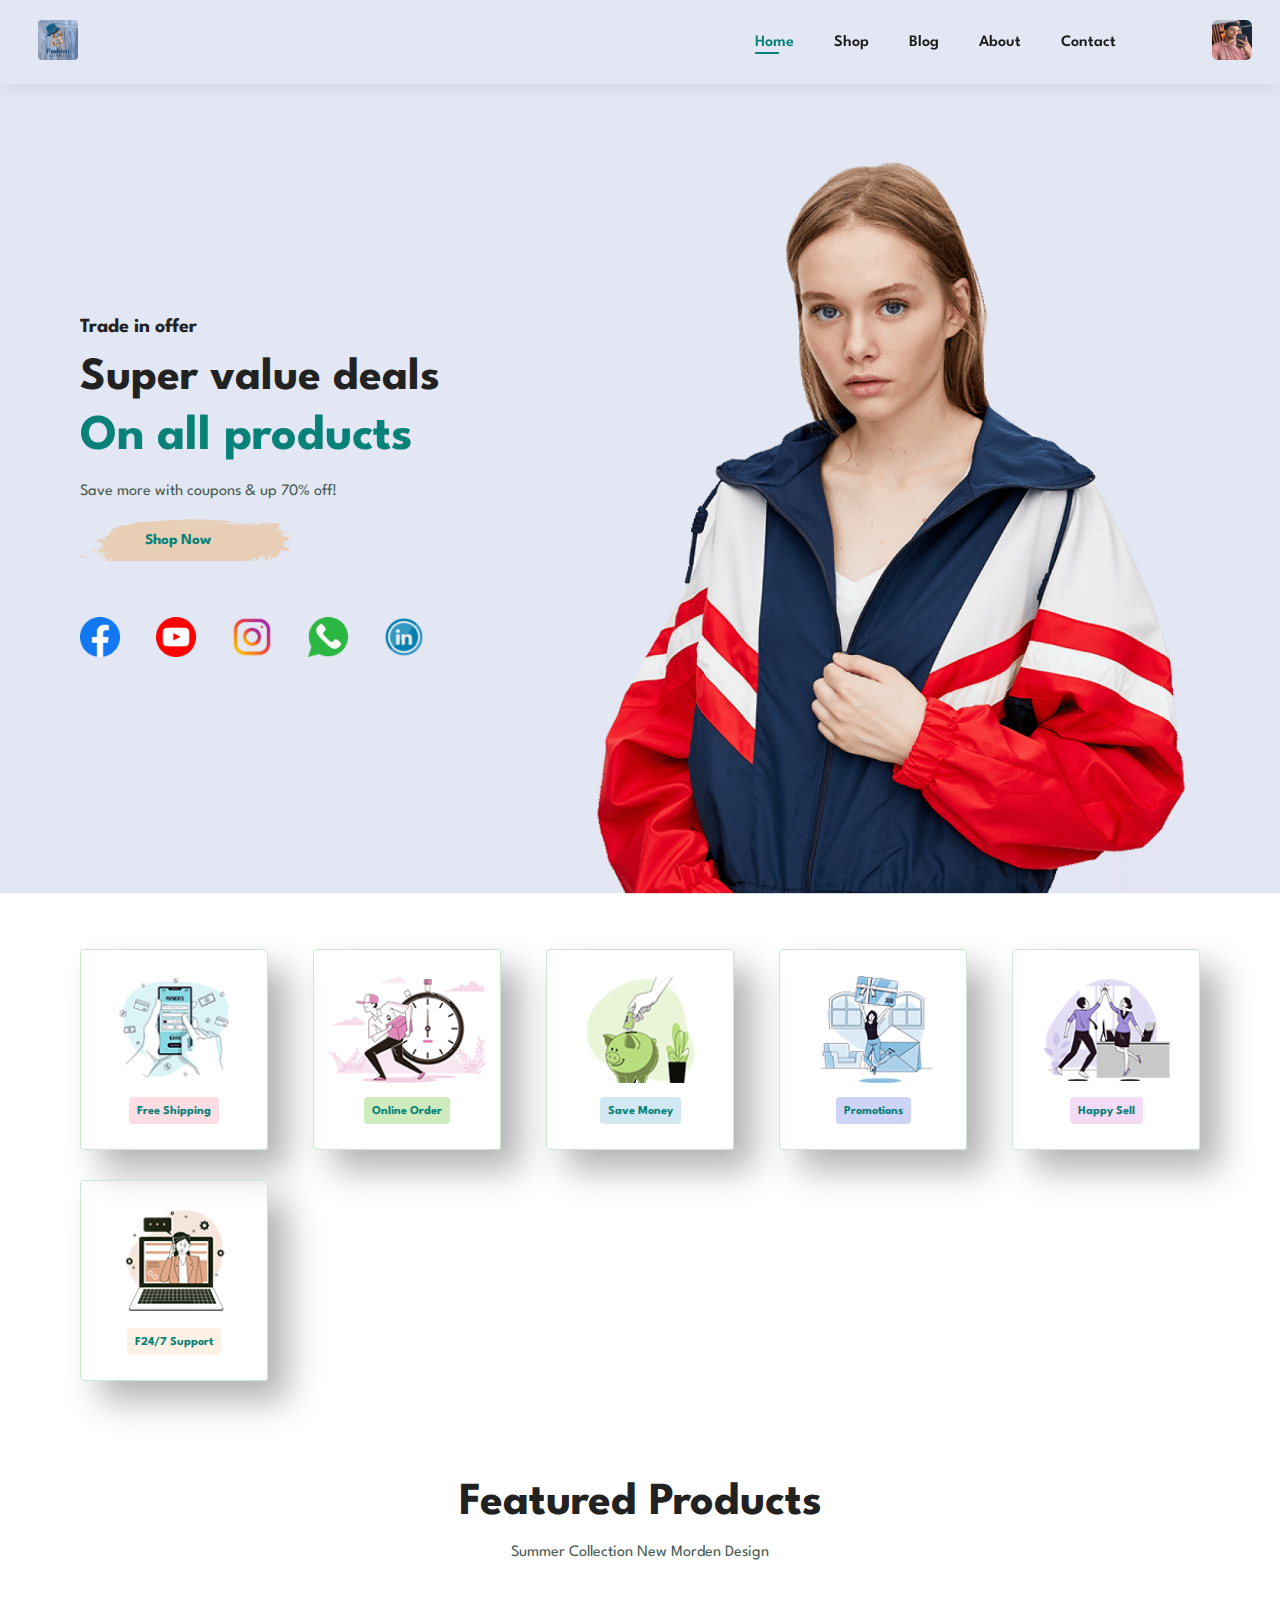
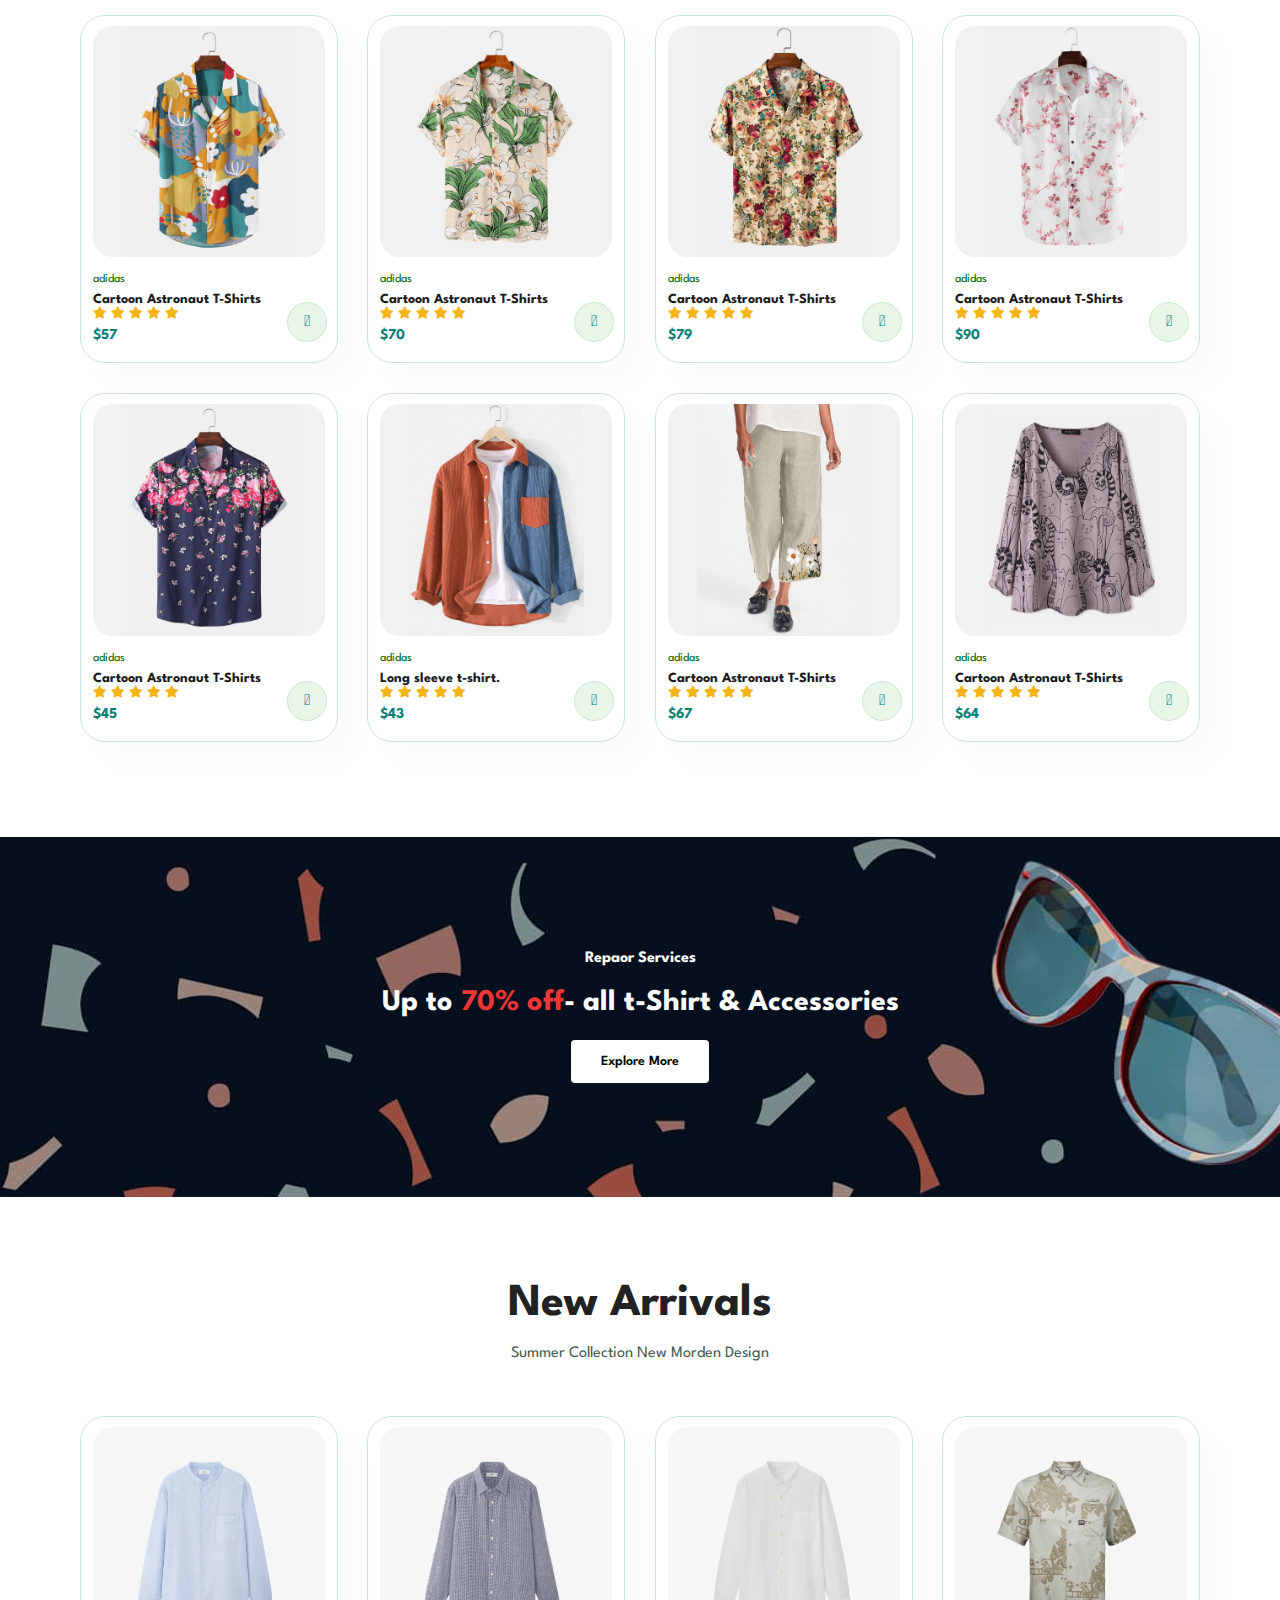
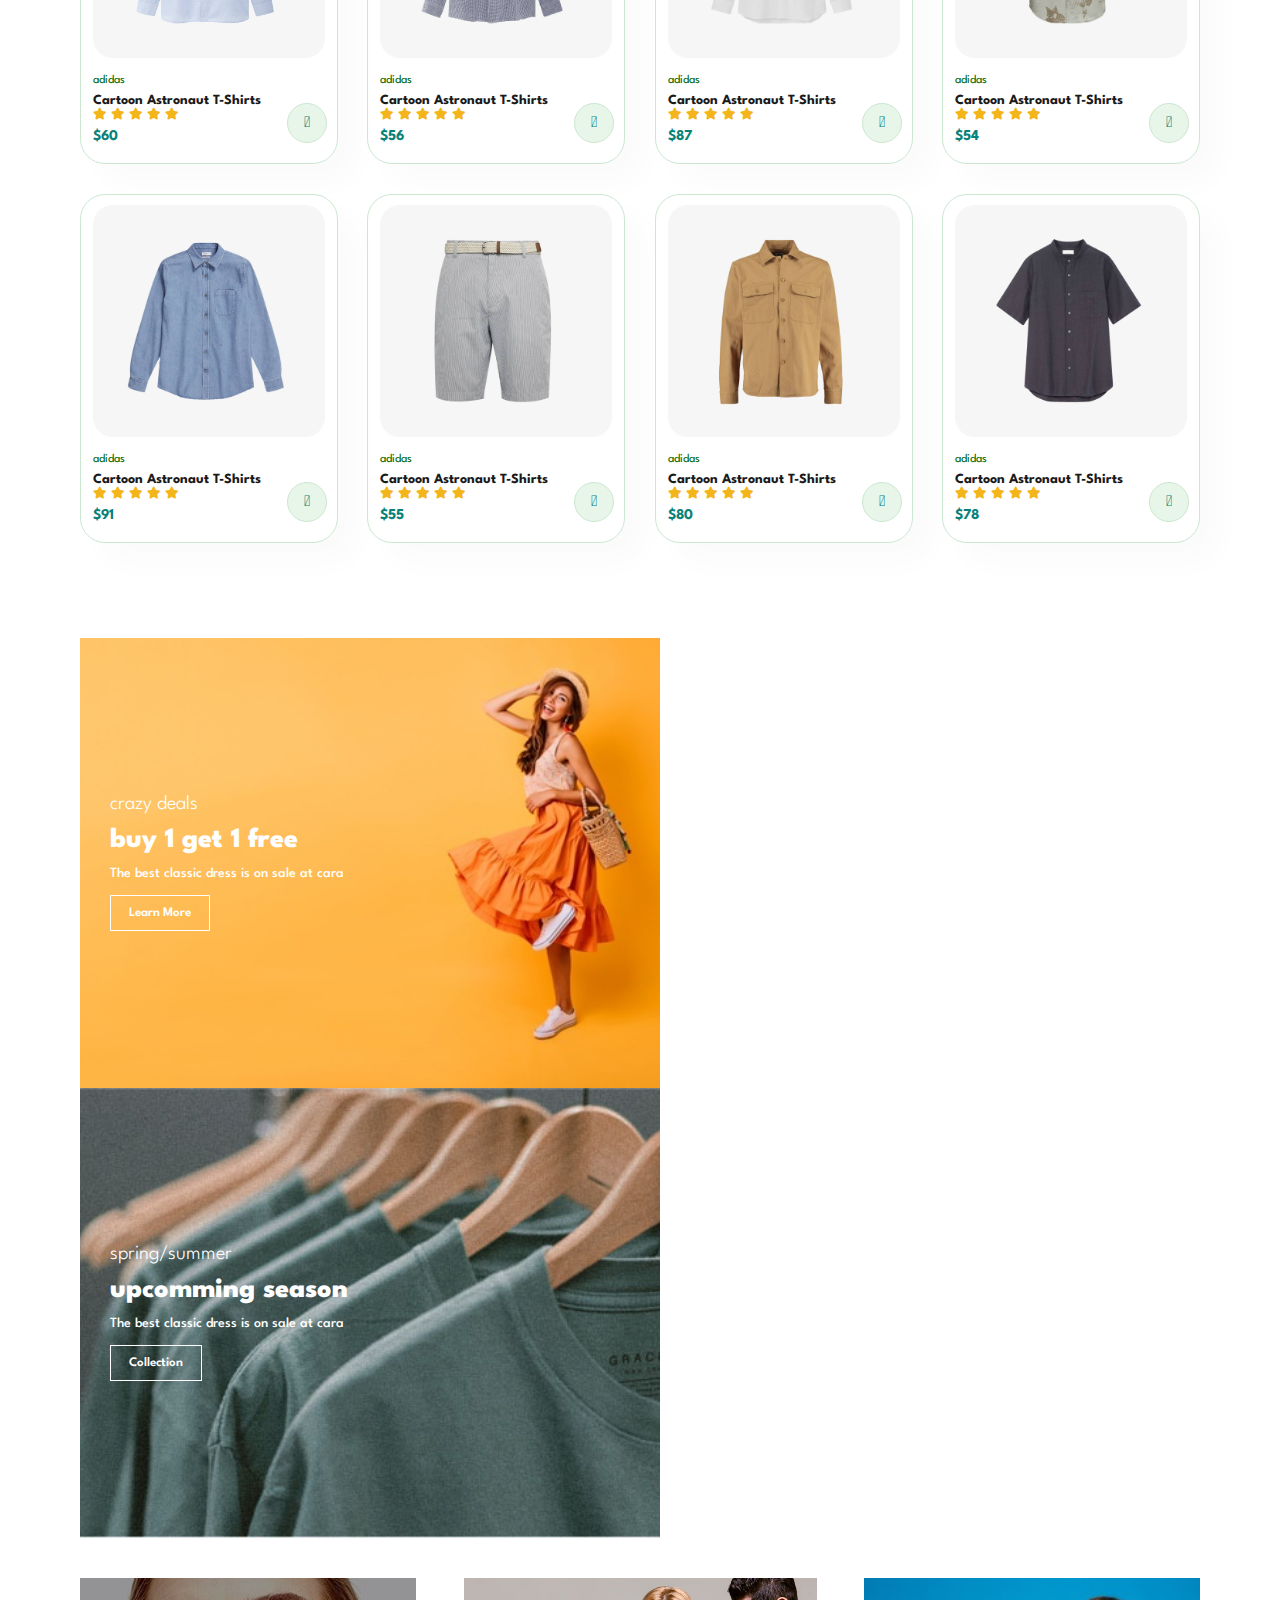
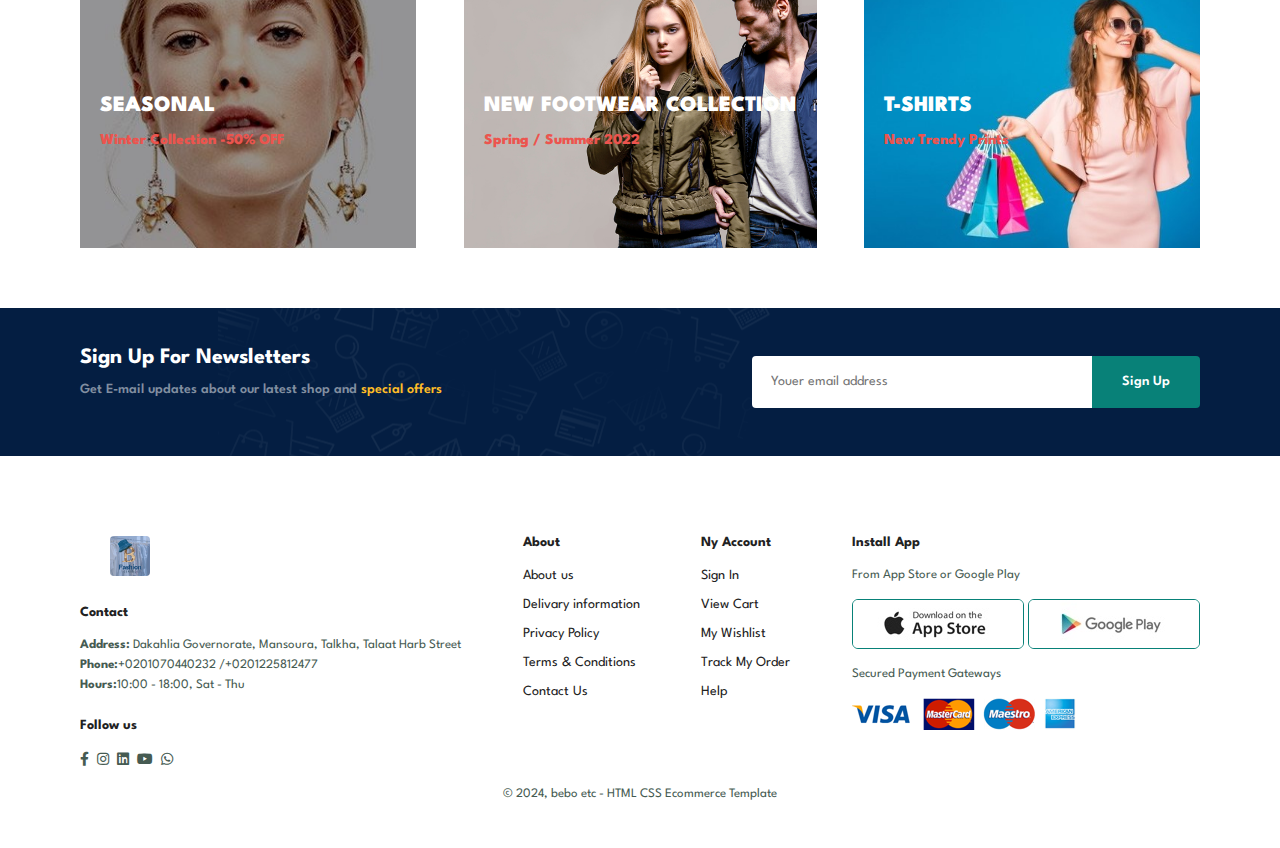
<file: index.html>
<!DOCTYPE html>
<html lang="en">

    <head>
        <meta charset="UTF-8">
        <meta http-equiv="X-UA-Compatible" content="IE=edge">
        <meta name="viewport" content="width=device-width, initial-scale=1.0">
        <title>Bebo online store</title>
        <meta name="description" content="It is an electronic platform that facilitates the ability for customers to communicate to buy and sell all different products and goods. There are many electronic stores that have been able to achieve significant material and financial gains.">
        <link rel="stylesheet" href="https://pro.fontawesome.com/releases/v5.10.0/css/all.css"/>
        <link rel="stylesheet" href="style.css">
        <link rel="icon" href="icons/shop_22746.ico">
    </head>
       
    <body>
     
     <section id="header">
        <a href="#"><img src="img/logo.png" class="logo" alt=""></a>
     
    <div>
        <ul id="navbar">
            <li><a class="active" href="index.html">Home</a></li>
            <li><a href="shop.html">Shop</a></li>
            <li><a href="blog.html">Blog</a></li>
            <li><a href="about.html">About</a></li>
            <li><a href="contact.html">Contact</a></li>
            <li id="lg-bag"><a href="cart.html"><i class="far fa-shopping-bag"></i></a></li>
            <li><a href="#"><img src="img/me.png" alt=""></a></li>
            <a href="#" id="close"><i class="far fa-times"></i></a>
         </ul>
       </div>
       <div id="mobile">
          <a href="cart.html"><i class="far fa-shopping-bag"></i></a>
          <i id="bar" class="fas fa-outdent"></i>
       </div>
    </section>
     
     
     <section id="hero">
     <h4>Trade in offer</h4> 
     <h2>Super value deals</h2>
     <h1>On all products</h1>
     <p> Save more with coupons & up 70% off!</p>
     <button>Shop Now</button>

     <div class="social">
      <a href="https://www.facebook.com/basher.bebo?mibextid=ZbWKwL" target="_blank"><img src="icons/facebook.png" alt=""> </a>
    <a href="https://youtube.com/@beboahmed-wk1ic?si=80IxN4-RlVxyov02" target="_blank"><img src="icons/youtube.png" alt=""> </a>
    <a href="https://www.instagram.com/mister__bebo?igsh=OGU0MmVlOWVjOQ==" target="_blank"><img src="icons/instram.png" alt=""> </a>
    <a href="https://www.whatsapp.com/business/01225812477" target="_blank"><img src="icons/whatsapp.png" alt=""> </a>
    <a href="https://www.linkedin.com/in/bebo-ahmed-b3847a320?utm_source=share&utm_campaign=share_via&utm_content=profile&utm_medium=android_app" target="_blank"><img src="icons/LinkedIn.png" alt=""> </a>
    </div>
     </section>
     
   

     <section id="feature" class="section-p1">
      <div class="fe-box">
       <img src="img/features/f1.png" alt=""> 
       <h6>Free Shipping</h6>
      </div>
      <div class="fe-box">
        <img src="img/features/f2.png" alt=""> 
        <h6>Online Order</h6>
       </div>
       <div class="fe-box">
        <img src="img/features/f3.png" alt=""> 
        <h6>Save Money</h6>
       </div>
       <div class="fe-box">
        <img src="img/features/f4.png" alt=""> 
        <h6>Promotions</h6>
       </div>
       <div class="fe-box">
        <img src="img/features/f5.png" alt=""> 
        <h6>Happy Sell</h6>
       </div>
       <div class="fe-box">
        <img src="img/features/f6.png" alt=""> 
        <h6>F24/7 Support</h6>
       </div>
     </section>



     <section id="product1" class="section-p1">
      <h2>Featured Products</h2>  
      <p>Summer Collection New Morden Design</p>
      <div class="pro-container">
              <div class="pro">
                  <img src="img/products/f1.jpg" alt="">
                  <div class="des">
                    <span>adidas</span>
                    <h5>Cartoon Astronaut T-Shirts</h5>
                    <div class="star">
                        <i class="fas fa-star"></i>
                        <i class="fas fa-star"></i>
                        <i class="fas fa-star"></i>
                        <i class="fas fa-star"></i>
                        <i class="fas fa-star"></i>
                    </div>
                    <h4>$57</h4>
                  </div>
                  <a href="#"><i class="fal fa-shopping-cart cart"></i></a>
              </div>
              <div class="pro">
                <img src="img/products/f2.jpg" alt="">
                <div class="des">
                  <span>adidas</span>
                  <h5>Cartoon Astronaut T-Shirts</h5>
                  <div class="star">
                      <i class="fas fa-star"></i>
                      <i class="fas fa-star"></i>
                      <i class="fas fa-star"></i>
                      <i class="fas fa-star"></i>
                      <i class="fas fa-star"></i>
                  </div>
                  <h4>$70</h4>
                </div>
                <a href="#"><i class="fal fa-shopping-cart cart"></i></a>
            </div>
            <div class="pro">
                <img src="img/products/f3.jpg" alt="">
                <div class="des">
                  <span>adidas</span>
                  <h5>Cartoon Astronaut T-Shirts</h5>
                  <div class="star">
                      <i class="fas fa-star"></i>
                      <i class="fas fa-star"></i>
                      <i class="fas fa-star"></i>
                      <i class="fas fa-star"></i>
                      <i class="fas fa-star"></i>
                  </div>
                  <h4>$79</h4>
                </div>
                <a href="#"><i class="fal fa-shopping-cart cart"></i></a>
            </div>
            <div class="pro">
                <img src="img/products/f4.jpg" alt="">
                <div class="des">
                  <span>adidas</span>
                  <h5>Cartoon Astronaut T-Shirts</h5>
                  <div class="star">
                      <i class="fas fa-star"></i>
                      <i class="fas fa-star"></i>
                      <i class="fas fa-star"></i>
                      <i class="fas fa-star"></i>
                      <i class="fas fa-star"></i>
                  </div>
                  <h4>$90</h4>
                </div>
                <a href="#"><i class="fal fa-shopping-cart cart"></i></a>
            </div>
            <div class="pro">
                <img src="img/products/f5.jpg" alt="">
                <div class="des">
                  <span>adidas</span>
                  <h5>Cartoon Astronaut T-Shirts</h5>
                  <div class="star">
                      <i class="fas fa-star"></i>
                      <i class="fas fa-star"></i>
                      <i class="fas fa-star"></i>
                      <i class="fas fa-star"></i>
                      <i class="fas fa-star"></i>
                  </div>
                  <h4>$45</h4>
                </div>
                <a href="#"><i class="fal fa-shopping-cart cart"></i></a>
            </div>
            <div class="pro">
                <img src="img/products/f6.jpg" alt="">
                <div class="des">
                  <span>adidas</span>
                  <h5>Long sleeve t-shirt.</h5>
                  <div class="star">
                      <i class="fas fa-star"></i>
                      <i class="fas fa-star"></i>
                      <i class="fas fa-star"></i>
                      <i class="fas fa-star"></i>
                      <i class="fas fa-star"></i>
                  </div>
                  <h4>$43</h4>
                </div>
                <a href="#"><i class="fal fa-shopping-cart cart"></i></a>
            </div>
            <div class="pro">
                <img src="img/products/f7.jpg" alt="">
                <div class="des">
                  <span>adidas</span>
                  <h5>Cartoon Astronaut T-Shirts</h5>
                  <div class="star">
                      <i class="fas fa-star"></i>
                      <i class="fas fa-star"></i>
                      <i class="fas fa-star"></i>
                      <i class="fas fa-star"></i>
                      <i class="fas fa-star"></i>
                  </div>
                  <h4>$67</h4>
                </div>
                <a href="#"><i class="fal fa-shopping-cart cart"></i></a>
            </div>
            <div class="pro">
                <img src="img/products/f8.jpg" alt="">
                <div class="des">
                  <span>adidas</span>
                  <h5>Cartoon Astronaut T-Shirts</h5>
                  <div class="star">
                      <i class="fas fa-star"></i>
                      <i class="fas fa-star"></i>
                      <i class="fas fa-star"></i>
                      <i class="fas fa-star"></i>
                      <i class="fas fa-star"></i>
                  </div>
                  <h4>$64</h4>
                </div>
                <a href="#"><i class="fal fa-shopping-cart cart"></i></a>
            </div>
      </div>
     </section>


     <section id="banner" class="section-m1">
        <h4>Repaor Services</h4>
        <h2>Up to <span>70% off</span>- all t-Shirt & Accessories</h2>
        <button class="normal">Explore More</button>
     </section>



     <section id="product1" class="section-p1">
      <h2>New Arrivals</h2>  
      <p>Summer Collection New Morden Design</p>
      <div class="pro-container">
              <div class="pro">
                  <img src="img/products/n1.jpg" alt="">
                  <div class="des">
                    <span>adidas</span>
                    <h5>Cartoon Astronaut T-Shirts</h5>
                    <div class="star">
                        <i class="fas fa-star"></i>
                        <i class="fas fa-star"></i>
                        <i class="fas fa-star"></i>
                        <i class="fas fa-star"></i>
                        <i class="fas fa-star"></i>
                    </div>
                    <h4>$60</h4>
                  </div>
                  <a href="#"><i class="fal fa-shopping-cart cart"></i></a>
              </div>
              <div class="pro">
                <img src="img/products/n2.jpg" alt="">
                <div class="des">
                  <span>adidas</span>
                  <h5>Cartoon Astronaut T-Shirts</h5>
                  <div class="star">
                      <i class="fas fa-star"></i>
                      <i class="fas fa-star"></i>
                      <i class="fas fa-star"></i>
                      <i class="fas fa-star"></i>
                      <i class="fas fa-star"></i>
                  </div>
                  <h4>$56</h4>
                </div>
                <a href="#"><i class="fal fa-shopping-cart cart"></i></a>
            </div>
            <div class="pro">
                <img src="img/products/n3.jpg" alt="">
                <div class="des">
                  <span>adidas</span>
                  <h5>Cartoon Astronaut T-Shirts</h5>
                  <div class="star">
                      <i class="fas fa-star"></i>
                      <i class="fas fa-star"></i>
                      <i class="fas fa-star"></i>
                      <i class="fas fa-star"></i>
                      <i class="fas fa-star"></i>
                  </div>
                  <h4>$87</h4>
                </div>
                <a href="#"><i class="fal fa-shopping-cart cart"></i></a>
            </div>
            <div class="pro">
                <img src="img/products/n4.jpg" alt="">
                <div class="des">
                  <span>adidas</span>
                  <h5>Cartoon Astronaut T-Shirts</h5>
                  <div class="star">
                      <i class="fas fa-star"></i>
                      <i class="fas fa-star"></i>
                      <i class="fas fa-star"></i>
                      <i class="fas fa-star"></i>
                      <i class="fas fa-star"></i>
                  </div>
                  <h4>$54</h4>
                </div>
                <a href="#"><i class="fal fa-shopping-cart cart"></i></a>
            </div>
            <div class="pro">
                <img src="img/products/n5.jpg" alt="">
                <div class="des">
                  <span>adidas</span>
                  <h5>Cartoon Astronaut T-Shirts</h5>
                  <div class="star">
                      <i class="fas fa-star"></i>
                      <i class="fas fa-star"></i>
                      <i class="fas fa-star"></i>
                      <i class="fas fa-star"></i>
                      <i class="fas fa-star"></i>
                  </div>
                  <h4>$91</h4>
                </div>
                <a href="#"><i class="fal fa-shopping-cart cart"></i></a>
            </div>
            <div class="pro">
                <img src="img/products/n6.jpg" alt="">
                <div class="des">
                  <span>adidas</span>
                  <h5>Cartoon Astronaut T-Shirts</h5>
                  <div class="star">
                      <i class="fas fa-star"></i>
                      <i class="fas fa-star"></i>
                      <i class="fas fa-star"></i>
                      <i class="fas fa-star"></i>
                      <i class="fas fa-star"></i>
                  </div>
                  <h4>$55</h4>
                </div>
                <a href="#"><i class="fal fa-shopping-cart cart"></i></a>
            </div>
            <div class="pro">
                <img src="img/products/n7.jpg" alt="">
                <div class="des">
                  <span>adidas</span>
                  <h5>Cartoon Astronaut T-Shirts</h5>
                  <div class="star">
                      <i class="fas fa-star"></i>
                      <i class="fas fa-star"></i>
                      <i class="fas fa-star"></i>
                      <i class="fas fa-star"></i>
                      <i class="fas fa-star"></i>
                  </div>
                  <h4>$80</h4>
                </div>
                <a href="#"><i class="fal fa-shopping-cart cart"></i></a>
            </div>
            <div class="pro">
                <img src="img/products/n8.jpg" alt="">
                <div class="des">
                  <span>adidas</span>
                  <h5>Cartoon Astronaut T-Shirts</h5>
                  <div class="star">
                      <i class="fas fa-star"></i>
                      <i class="fas fa-star"></i>
                      <i class="fas fa-star"></i>
                      <i class="fas fa-star"></i>
                      <i class="fas fa-star"></i>
                  </div>
                  <h4>$78</h4>
                </div>
                <a href="#"><i class="fal fa-shopping-cart cart"></i></a>
            </div>
      </div>
     </section>


     
    <section id="sm-banner" class="section-p1">
      <div class="banner-box">
           <h4>crazy deals</h4>
           <h2>buy 1 get 1 free</h2>
           <span>The best classic dress is on sale at cara</span>
           <button class="white">Learn More</button>
      </div>

      <div class="banner-box banner-box2">
        <h4>spring/summer</h4>
        <h2>upcomming season</h2>
        <span>The best classic dress is on sale at cara</span>
        <button class="white">Collection</button>
   </div>
    </section>

    <section id="banner3">
      <div class="banner-box">
        <h2>SEASONAL</h2>
        <h3>Winter Collection -50% OFF</h3>
   </div> 

   <div class="banner-box banner-box2">
    <h2>NEW FOOTWEAR COLLECTION </h2>
    <h3>Spring / Summer 2022</h3>
</div>

<div class="banner-box banner-box3">
  <h2>T-SHIRTS</h2>
  <h3>New Trendy Prints</h3>
</div>
    </section>


    <section id="newsletter" class="section-p1 section-m1">
        <div class="newstext">
          <h4>Sign Up For Newsletters</h4>
          <p>Get E-mail updates about our latest shop and <span> special offers</span>
          </p>
        </div>
        <div class="form">
          <input type="text" placeholder="Youer email address">
          <button class="normal">Sign Up</button>
        </div>
      </section>
       

       <footer class="section-p1">
        <div class="col">
           <img class="logo" src="img/logo.png"  alt="">
           <h4>Contact</h4> 
           <p> <strong>Address:</strong> Dakahlia Governorate, Mansoura, Talkha, Talaat Harb Street</p>
           <p><strong>Phone:</strong>+0201070440232 /+0201225812477</p>
           <p><strong>Hours:</strong>10:00 - 18:00, Sat - Thu</p>
           <div class="follow">
            <h4>Follow us</h4>
            <div class="icon">
              <a href="https://www.facebook.com/basher.bebo?mibextid=ZbWKwL" target="_blank"><i class="fab fa-facebook-f"></i></a>
          <a href="https://www.instagram.com/mister__bebo?igsh=OGU0MmVlOWVjOQ==" target=""><i class="fab fa-instagram"></i></a>
            <a href="https://www.linkedin.com/in/bebo-ahmed-b3847a320?utm_source=share&utm_campaign=share_via&utm_content=profile&utm_medium=android_app" target="_blank"><i class="fab fa-linkedin"></i></a>
              <a href="https://youtube.com/@beboahmed-wk1ic?si=80IxN4-RlVxyov02" target="_blank"><i class="fab fa-youtube"></i></a>
              <a href="https://wa.me/201225812477?text=Bsher+اهلا_وسهلا+" target="_blank"><i class="fab fa-whatsapp"></i></a>

            </div>
           </div>
        </div>

        <div class="col">
          <h4>About</h4>
          <a href="#">About us</a>
          <a href="#">Delivary information</a>
          <a href="#">Privacy Policy</a>
          <a href="#">Terms & Conditions</a>
          <a href="#">Contact Us</a>
        </div>

        
        <div class="col">
          <h4>Ny Account</h4>
          <a href="#">Sign In</a>
          <a href="#">View Cart</a>
          <a href="#">My Wishlist</a>
          <a href="#">Track My Order</a>
          <a href="#">Help</a>
        </div>

        <div class="col install">
          <h4>Install App</h4>
          <p>From App Store or Google Play</p>
          <div class="row">
            <img src="img/pay/app.jpg" alt="">
            <img src="img/pay/play.jpg" alt="">
          </div>
          <p>Secured Payment Gateways</p>
          <img src="img/pay/pay.png" alt="">
        </div>


        <div class="copyright">
          <p>© 2024, bebo etc - HTML CSS Ecommerce Template</p>
        </div>
       </footer>


        <script src="script.js"></script>
    </body>

</html>
</file>
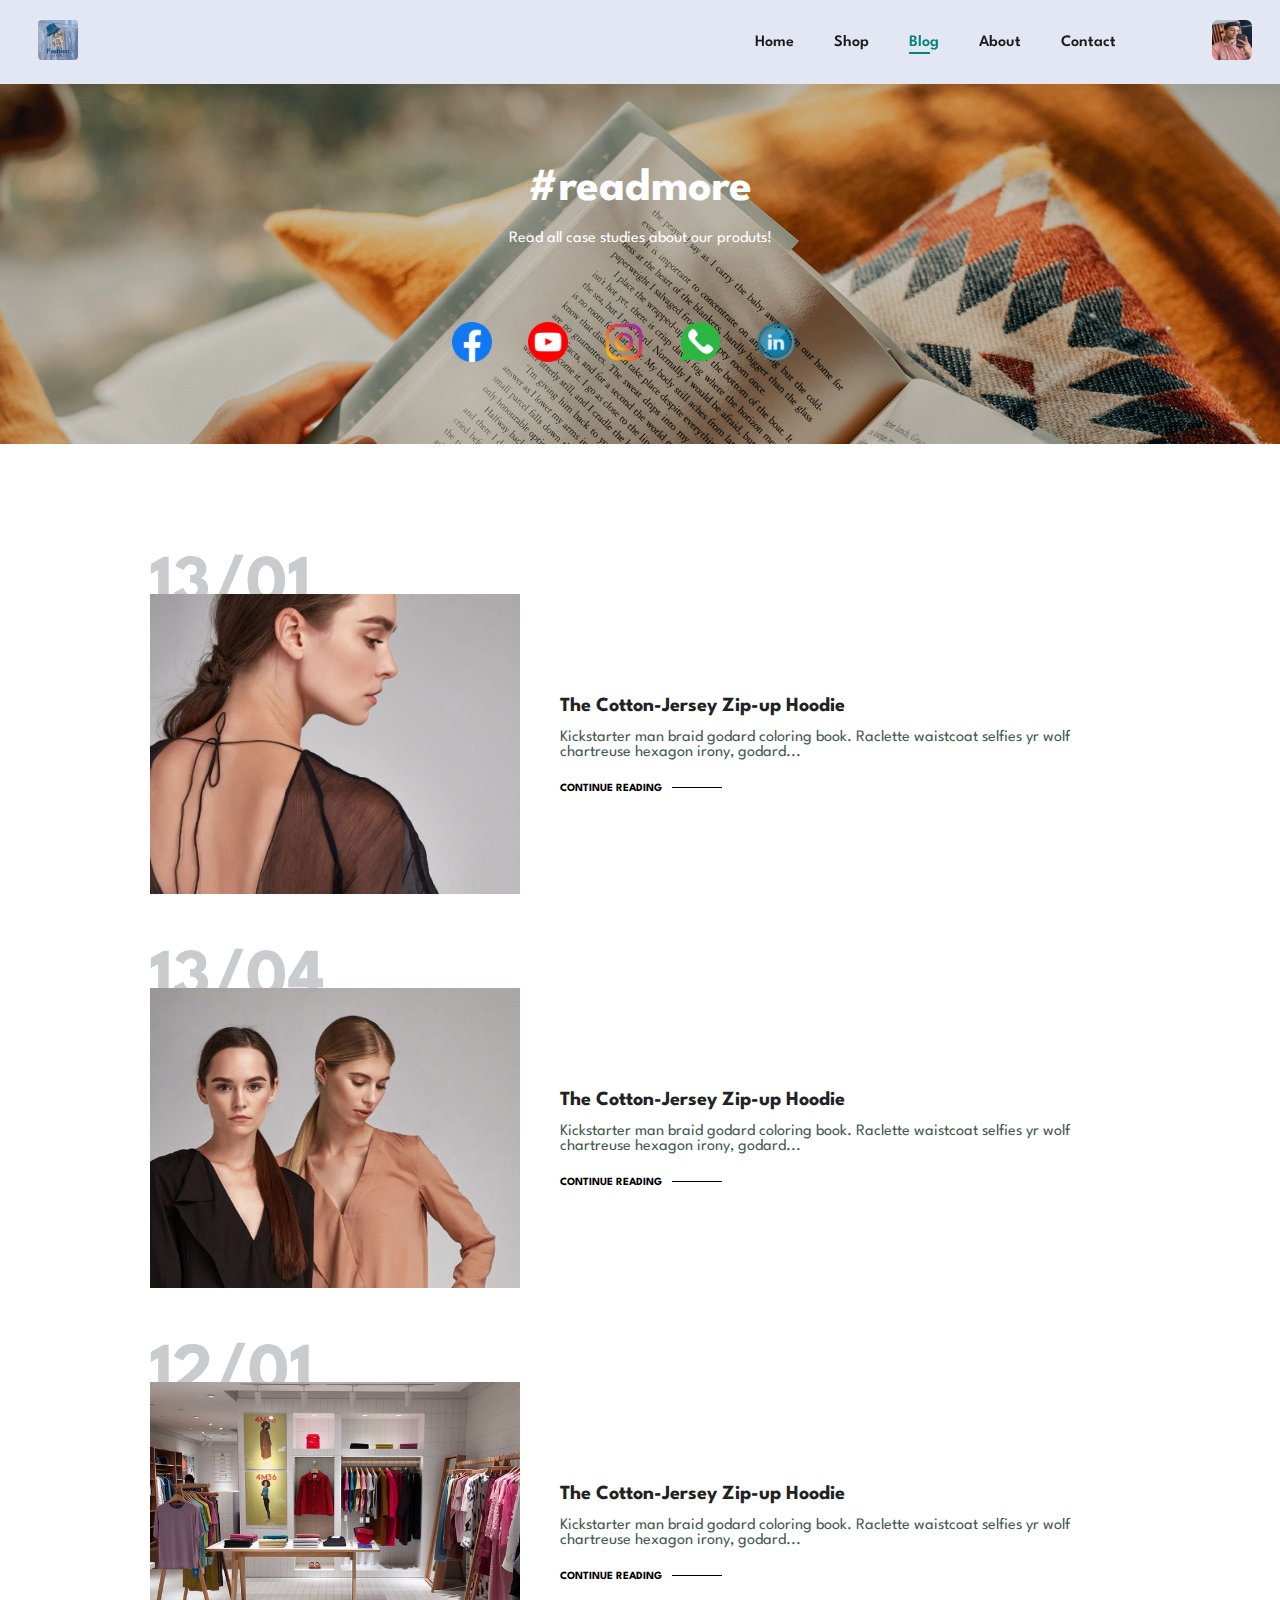
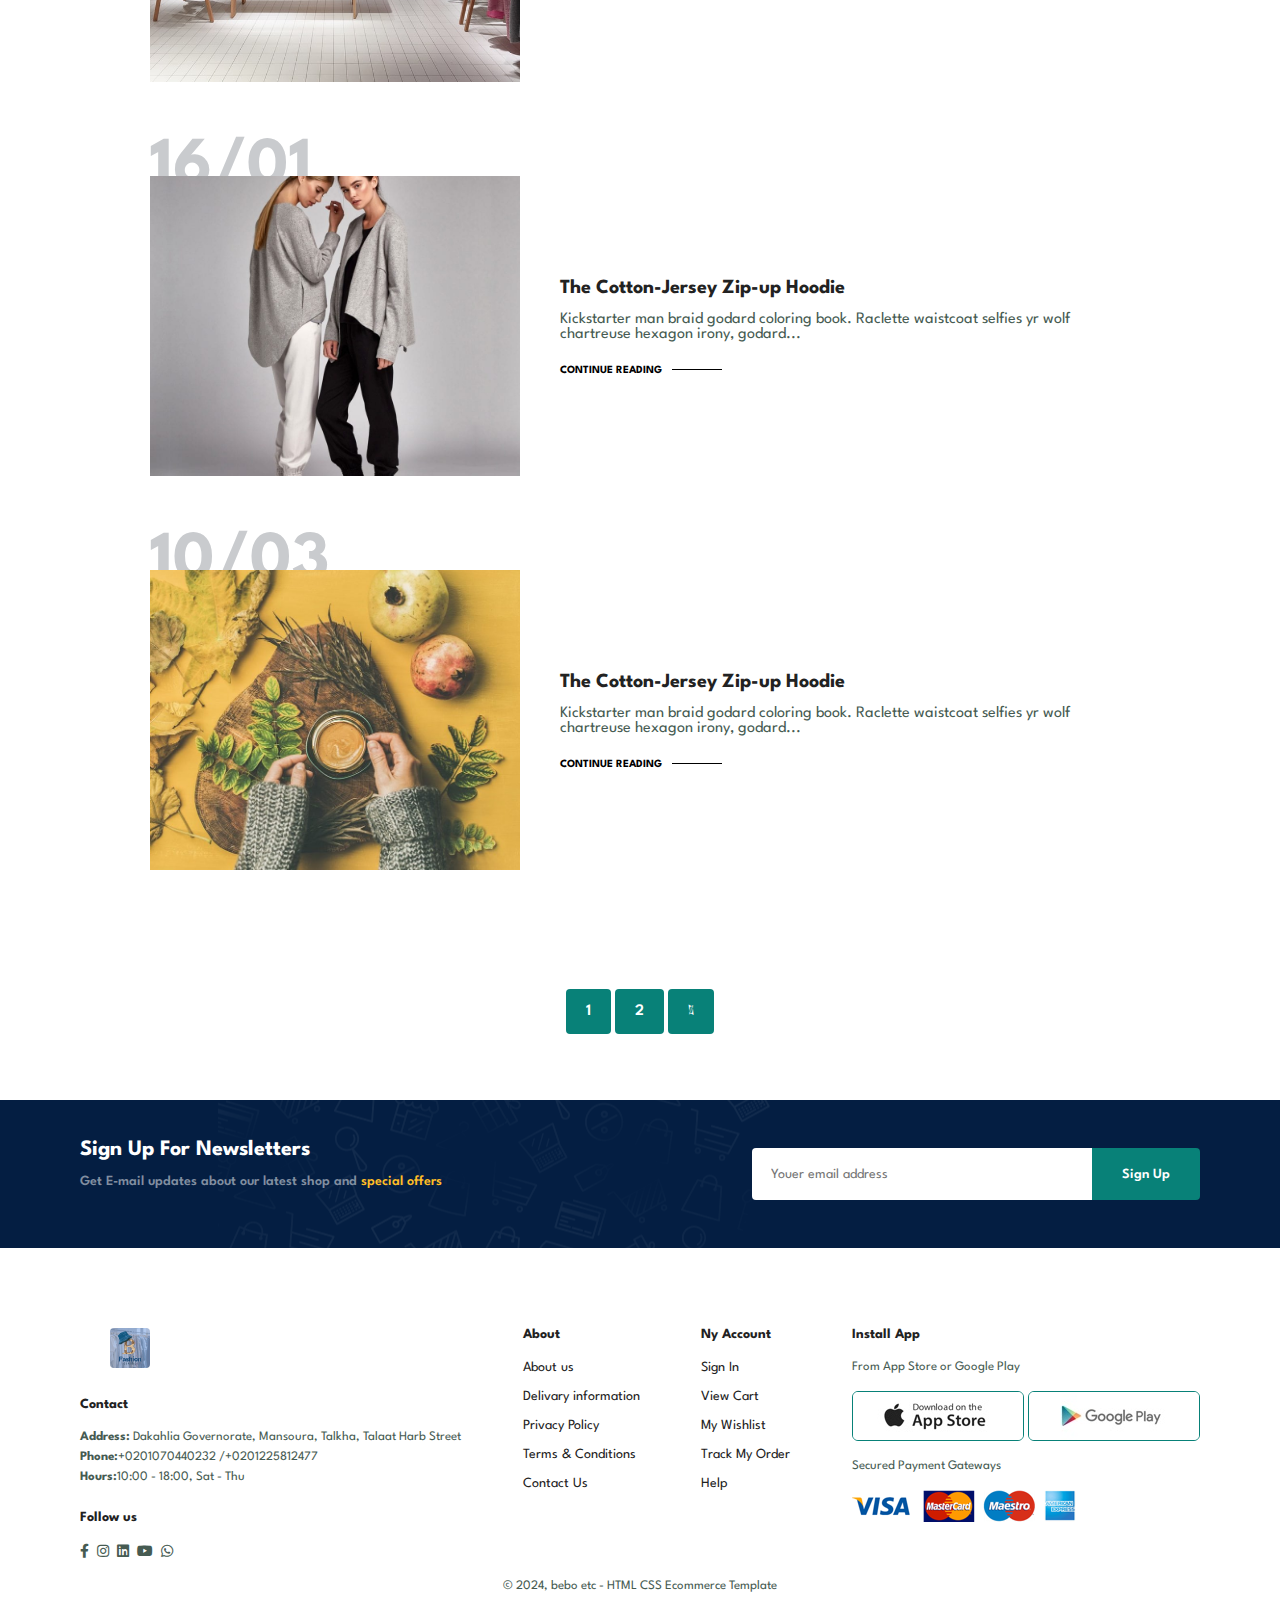
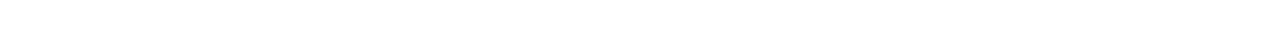
<file: blog.html>
<!DOCTYPE html>
<html lang="en">

    <head>
        <meta charset="UTF-8">
        <meta http-equiv="X-UA-Compatible" content="IE=edge">
        <meta name="viewport" content="width=device-width, initial-scale=1.0">
        <title>Bebo online store</title>
        <meta name="description" content="It is an electronic platform that facilitates the ability for customers to communicate to buy and sell all different products and goods. There are many electronic stores that have been able to achieve significant material and financial gains.">
        <link rel="stylesheet" href="https://pro.fontawesome.com/releases/v5.10.0/css/all.css"/>
        <link rel="stylesheet" href="style.css">
        <link rel="icon" href="icons/shop_22746.ico">
    </head>
       
    <body>
     
     <section id="header">
        <a href="#"><img src="img/logo.png" class="logo" alt=""></a>
     
    <div>
        <ul id="navbar">
            <li><a  href="index.html">Home</a></li>
            <li><a   href="shop.html">Shop</a></li>
            <li><a class="active" href="blog.html">Blog</a></li>
            <li><a href="about.html">About</a></li>
            <li><a href="contact.html">Contact</a></li>
            <li id="lg-bag"><a href="cart.html"><i class="far fa-shopping-bag"></i></a></li>
            <li><a href="#"><img src="img/me.png" alt=""></a></li>
            <a href="#" id="close"><i class="far fa-times"></i></a>
         </ul>
       </div>
       <div id="mobile">
          <a href="cart.html"><i class="far fa-shopping-bag"></i></a>
          <i id="bar" class="fas fa-outdent"></i>
       </div>
    </section>
     
     
     <section id="page-header" class="blog-header">
     
     <h2>#readmore</h2>
     
     <p> Read all case studies about our produts! </p>
     
     <div class="social">
      <a href="https://www.facebook.com/basher.bebo?mibextid=ZbWKwL" target="_blank"><img src="icons/facebook.png" alt=""> </a>
    <a href="https://youtube.com/@beboahmed-wk1ic?si=80IxN4-RlVxyov02" target="_blank"><img src="icons/youtube.png" alt=""> </a>
    <a href="https://www.instagram.com/mister__bebo?igsh=OGU0MmVlOWVjOQ==" target="_blank"><img src="icons/instram.png" alt=""> </a>
    <a href="https://www.whatsapp.com/business/01225812477" target="_blank"><img src="icons/whatsapp.png" alt=""> </a>
    <a href="https://www.linkedin.com/in/bebo-ahmed-b3847a320?utm_source=share&utm_campaign=share_via&utm_content=profile&utm_medium=android_app" target="_blank"><img src="icons/LinkedIn.png" alt=""> </a>
    </div>
     </section>
     
     
     <section id="blog">
        <div class="blog-box">
          <div class="blog-img">
            <img src="img/blog/b1.jpg" alt="">
          </div> 
          <div class="blog-details">
            <h4>The Cotton-Jersey Zip-up Hoodie</h4>
            <p>Kickstarter man braid godard coloring book. Raclette waistcoat selfies
              yr wolf chartreuse hexagon irony, godard...</p>
              <a href="#">CONTINUE READING</a>
          </div> 
          <h1>13/01</h1>
        </div>

        <div class="blog-box">
          <div class="blog-img">
            <img src="img/blog/b2.jpg" alt="">
          </div> 
          <div class="blog-details">
            <h4>The Cotton-Jersey Zip-up Hoodie</h4>
            <p>Kickstarter man braid godard coloring book. Raclette waistcoat selfies
              yr wolf chartreuse hexagon irony, godard...</p>
              <a href="#">CONTINUE READING</a>
          </div> 
          <h1>13/04</h1>
        </div>

        <div class="blog-box">
          <div class="blog-img">
            <img src="img/blog/b3.jpg" alt="">
          </div> 
          <div class="blog-details">
            <h4>The Cotton-Jersey Zip-up Hoodie</h4>
            <p>Kickstarter man braid godard coloring book. Raclette waistcoat selfies
              yr wolf chartreuse hexagon irony, godard...</p>
              <a href="#">CONTINUE READING</a>
          </div> 
          <h1>12/01</h1>
        </div>

        <div class="blog-box">
          <div class="blog-img">
            <img src="img/blog/b4.jpg" alt="">
          </div> 
          <div class="blog-details">
            <h4>The Cotton-Jersey Zip-up Hoodie</h4>
            <p>Kickstarter man braid godard coloring book. Raclette waistcoat selfies
              yr wolf chartreuse hexagon irony, godard...</p>
              <a href="#">CONTINUE READING</a>
          </div> 
          <h1>16/01</h1>
        </div>

        <div class="blog-box">
          <div class="blog-img">
            <img src="img/blog/b6.jpg" alt="">
          </div> 
          <div class="blog-details">
            <h4>The Cotton-Jersey Zip-up Hoodie</h4>
            <p>Kickstarter man braid godard coloring book. Raclette waistcoat selfies
              yr wolf chartreuse hexagon irony, godard...</p>
              <a href="#">CONTINUE READING</a>
          </div> 
          <h1>10/03</h1>
        </div>

        
     </section>

     <section id="pagination"  class="section-p1">
      <a href="#">1</a>
      <a href="#">2</a>
      <a href="#"><i class="fal fa-long-arrow-alt-right"></i></a>

     </section>


    <section id="newsletter" class="section-p1 section-m1">
        <div class="newstext">
          <h4>Sign Up For Newsletters</h4>
          <p>Get E-mail updates about our latest shop and <span> special offers</span>
          </p>
        </div>
        <div class="form">
          <input type="text" placeholder="Youer email address">
          <button class="normal">Sign Up</button>
        </div>
      </section>
       

       <footer class="section-p1">
        <div class="col">
           <img class="logo" src="img/logo.png"  alt="">
           <h4>Contact</h4> 
           <p> <strong>Address:</strong> Dakahlia Governorate, Mansoura, Talkha, Talaat Harb Street</p>
           <p><strong>Phone:</strong>+0201070440232 /+0201225812477</p>
           <p><strong>Hours:</strong>10:00 - 18:00, Sat - Thu</p>
           <div class="follow">
            <h4>Follow us</h4>
            <div class="icon">
              <a href="https://www.facebook.com/basher.bebo?mibextid=ZbWKwL" target="_blank"><i class="fab fa-facebook-f"></i></a>
          <a href="https://www.instagram.com/mister__bebo?igsh=OGU0MmVlOWVjOQ==" target=""><i class="fab fa-instagram"></i></a>
            <a href="https://www.linkedin.com/in/bebo-ahmed-b3847a320?utm_source=share&utm_campaign=share_via&utm_content=profile&utm_medium=android_app" target="_blank"><i class="fab fa-linkedin"></i></a>
              <a href="https://youtube.com/@beboahmed-wk1ic?si=80IxN4-RlVxyov02" target="_blank"><i class="fab fa-youtube"></i></a>
              <a href="https://wa.me/201225812477?text=Bsher+اهلا_وسهلا+" target="_blank"><i class="fab fa-whatsapp"></i></a>

            </div>
           </div>
        </div>

        <div class="col">
          <h4>About</h4>
          <a href="#">About us</a>
          <a href="#">Delivary information</a>
          <a href="#">Privacy Policy</a>
          <a href="#">Terms & Conditions</a>
          <a href="#">Contact Us</a>
        </div>

        
        <div class="col">
          <h4>Ny Account</h4>
          <a href="#">Sign In</a>
          <a href="#">View Cart</a>
          <a href="#">My Wishlist</a>
          <a href="#">Track My Order</a>
          <a href="#">Help</a>
        </div>

        <div class="col install">
          <h4>Install App</h4>
          <p>From App Store or Google Play</p>
          <div class="row">
            <img src="img/pay/app.jpg" alt="">
            <img src="img/pay/play.jpg" alt="">
          </div>
          <p>Secured Payment Gateways</p>
          <img src="img/pay/pay.png" alt="">
        </div>


        <div class="copyright">
          <p>© 2024, bebo etc - HTML CSS Ecommerce Template</p>
        </div>
       </footer>


        <script src="script.js"></script>
    </body>

</html>
</file>
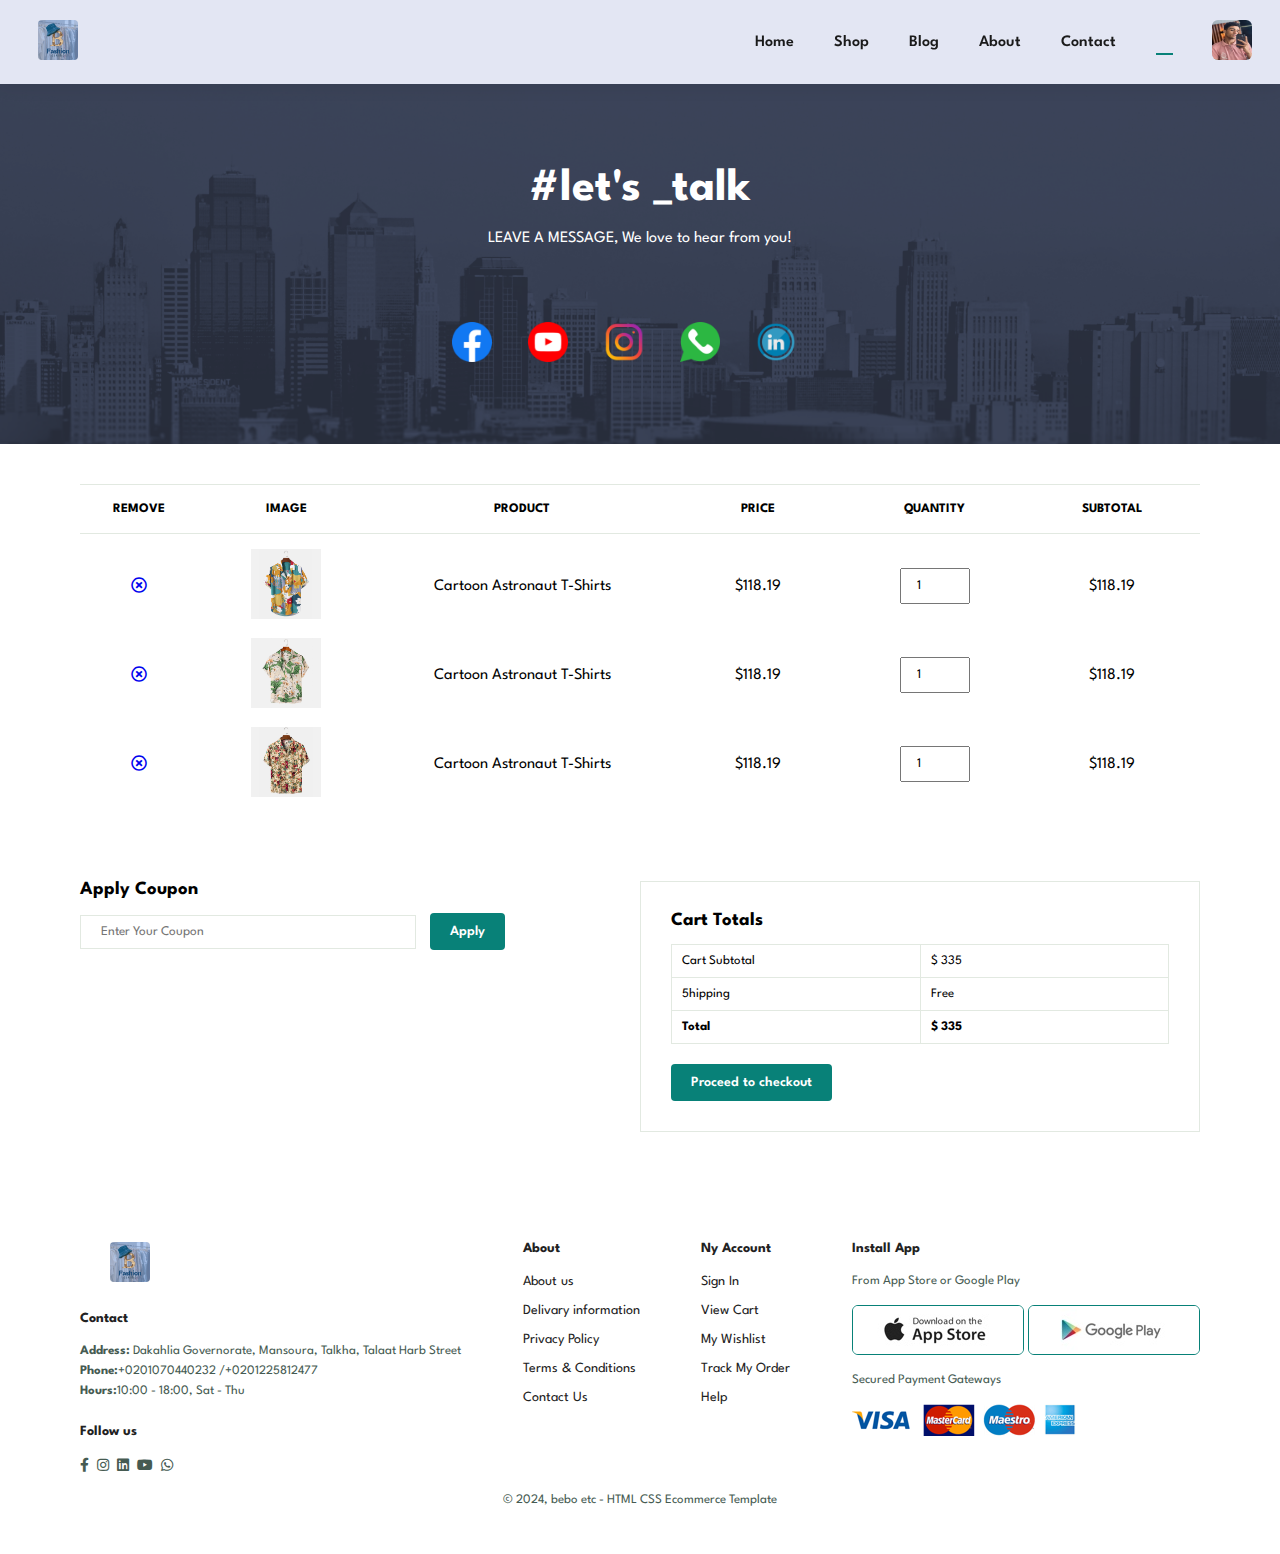
<file: cart.html>
<!DOCTYPE html>
<html lang="en">

    <head>
        <meta charset="UTF-8">
        <meta http-equiv="X-UA-Compatible" content="IE=edge">
        <meta name="viewport" content="width=device-width, initial-scale=1.0">
        <title>Bebo online store</title>
        <meta name="description" content="It is an electronic platform that facilitates the ability for customers to communicate to buy and sell all different products and goods. There are many electronic stores that have been able to achieve significant material and financial gains.">
        <link rel="stylesheet" href="https://pro.fontawesome.com/releases/v5.10.0/css/all.css"/>
        <link rel="stylesheet" href="style.css">
        <link rel="icon" href="icons/shop_22746.ico">
    </head>
       
    <body>
     
     <section id="header">
        <a href="#"><img src="img/logo.png" class="logo" alt=""></a>
     
    <div>
        <ul id="navbar">
            <li><a  href="index.html">Home</a></li>
            <li><a   href="shop.html">Shop</a></li>
            <li><a  href="blog.html">Blog</a></li>
            <li><a  href="about.html">About</a></li>
            <li><a  href="contact.html">Contact</a></li>
            <li id="lg-bag"><a class="active" href="cart.html"><i class="far fa-shopping-bag"></i></a></li>
            <li><a href="#"><img src="img/me.png" alt=""></a></li>
            <a href="#" id="close"><i class="far fa-times"></i></a>
         </ul>
       </div>
       <div id="mobile">
          <a href="cart.html"><i class="far fa-shopping-bag"></i></a>
          <i id="bar" class="fas fa-outdent"></i>
       </div>
    </section>
     
     
     <section id="page-header" class="about-header">
     
     <h2>#let's _talk</h2>
     
     <p> LEAVE A MESSAGE, We love to hear from you!</p>
     
     <div class="social">
      <a href="https://www.facebook.com/basher.bebo?mibextid=ZbWKwL" target="_blank"><img src="icons/facebook.png" alt=""> </a>
    <a href="https://youtube.com/@beboahmed-wk1ic?si=80IxN4-RlVxyov02" target="_blank"><img src="icons/youtube.png" alt=""> </a>
    <a href="https://www.instagram.com/mister__bebo?igsh=OGU0MmVlOWVjOQ==" target="_blank"><img src="icons/instram.png" alt=""> </a>
    <a href="https://www.whatsapp.com/business/01225812477" target="_blank"><img src="icons/whatsapp.png" alt=""> </a>
    <a href="https://www.linkedin.com/in/bebo-ahmed-b3847a320?utm_source=share&utm_campaign=share_via&utm_content=profile&utm_medium=android_app" target="_blank"><img src="icons/LinkedIn.png" alt=""> </a>
    </div>
     </section>

     <section id="cart" class="section-p1">
       <table width="100%">
        <thead>
          <tr>
            <td>Remove</td>
            <td>Image</td>
            <td>Product</td>
            <td>Price</td>
            <td>Quantity</td>
            <td>Subtotal</td>
          </tr>  
        </thead>
        <tbody>
            <tr>
                <td><a href="#"><i class="far fa-times-circle"></i></a></td>
                <td><img src="img/products/f1.jpg" alt=""></td>
                <td>Cartoon Astronaut T-Shirts</td>
                <td>$118.19</td>
                <td><input type="number" value="1"></td>
                <td>$118.19</td>
            </tr>

            <tr>
                <td><a href="#"><i class="far fa-times-circle"></i></a></td>
                <td><img src="img/products/f2.jpg" alt=""></td>
                <td>Cartoon Astronaut T-Shirts</td>
                <td>$118.19</td>
                <td><input type="number" value="1"></td>
                <td>$118.19</td>
            </tr>

            <tr>
                <td><a href="#"><i class="far fa-times-circle"></i></a></td>
                <td><img src="img/products/f3.jpg" alt=""></td>
                <td>Cartoon Astronaut T-Shirts</td>
                <td>$118.19</td>
                <td><input type="number" value="1"></td>
                <td>$118.19</td>
            </tr>
        </tbody>
       </table> 
     </section>

     <section id="cart-add" class="section-p1">
        <div id="coupon">
            <h3>Apply Coupon</h3>
            <div>
                <input type="text" placeholder="Enter Your Coupon">
                <button class="normal">Apply</button>
            </div>
        </div>

        <div id="Subtotal">
            <h3>Cart Totals</h3>
            <table>
                <tr>
                    <td>Cart Subtotal</td>
                    <td>$ 335</td>
                </tr>
                <tr>
                    <td>5hipping</td>
                    <td>Free</td>
                </tr>
                <tr>
                    <td><strong>Total</strong></td>
                    <td><strong>$ 335</strong></td>
                </tr>
            </table>
            <button class="normal">Proceed to checkout</button>
        </div>
     </section>
        
       <footer class="section-p1">
        <div class="col">
           <img class="logo" src="img/logo.png"  alt="">
           <h4>Contact</h4> 
           <p> <strong>Address:</strong> Dakahlia Governorate, Mansoura, Talkha, Talaat Harb Street</p>
           <p><strong>Phone:</strong>+0201070440232 /+0201225812477</p>
           <p><strong>Hours:</strong>10:00 - 18:00, Sat - Thu</p>
           <div class="follow">
            <h4>Follow us</h4>
            <div class="icon">
              <a href="https://www.facebook.com/basher.bebo?mibextid=ZbWKwL" target="_blank"><i class="fab fa-facebook-f"></i></a>
          <a href="https://www.instagram.com/mister__bebo?igsh=OGU0MmVlOWVjOQ==" target=""><i class="fab fa-instagram"></i></a>
            <a href="https://www.linkedin.com/in/bebo-ahmed-b3847a320?utm_source=share&utm_campaign=share_via&utm_content=profile&utm_medium=android_app" target="_blank"><i class="fab fa-linkedin"></i></a>
              <a href="https://youtube.com/@beboahmed-wk1ic?si=80IxN4-RlVxyov02" target="_blank"><i class="fab fa-youtube"></i></a>
              <a href="https://wa.me/201225812477?text=Bsher+اهلا_وسهلا+" target="_blank"><i class="fab fa-whatsapp"></i></a>

            </div>
           </div>
        </div>

        <div class="col">
          <h4>About</h4>
          <a href="#">About us</a>
          <a href="#">Delivary information</a>
          <a href="#">Privacy Policy</a>
          <a href="#">Terms & Conditions</a>
          <a href="#">Contact Us</a>
        </div>

        
        <div class="col">
          <h4>Ny Account</h4>
          <a href="#">Sign In</a>
          <a href="#">View Cart</a>
          <a href="#">My Wishlist</a>
          <a href="#">Track My Order</a>
          <a href="#">Help</a>
        </div>

        <div class="col install">
          <h4>Install App</h4>
          <p>From App Store or Google Play</p>
          <div class="row">
            <img src="img/pay/app.jpg" alt="">
            <img src="img/pay/play.jpg" alt="">
          </div>
          <p>Secured Payment Gateways</p>
          <img src="img/pay/pay.png" alt="">
        </div>


        <div class="copyright">
          <p>© 2024, bebo etc - HTML CSS Ecommerce Template</p>
        </div>
       </footer>


        <script src="script.js"></script>
    </body>

</html>
</file>
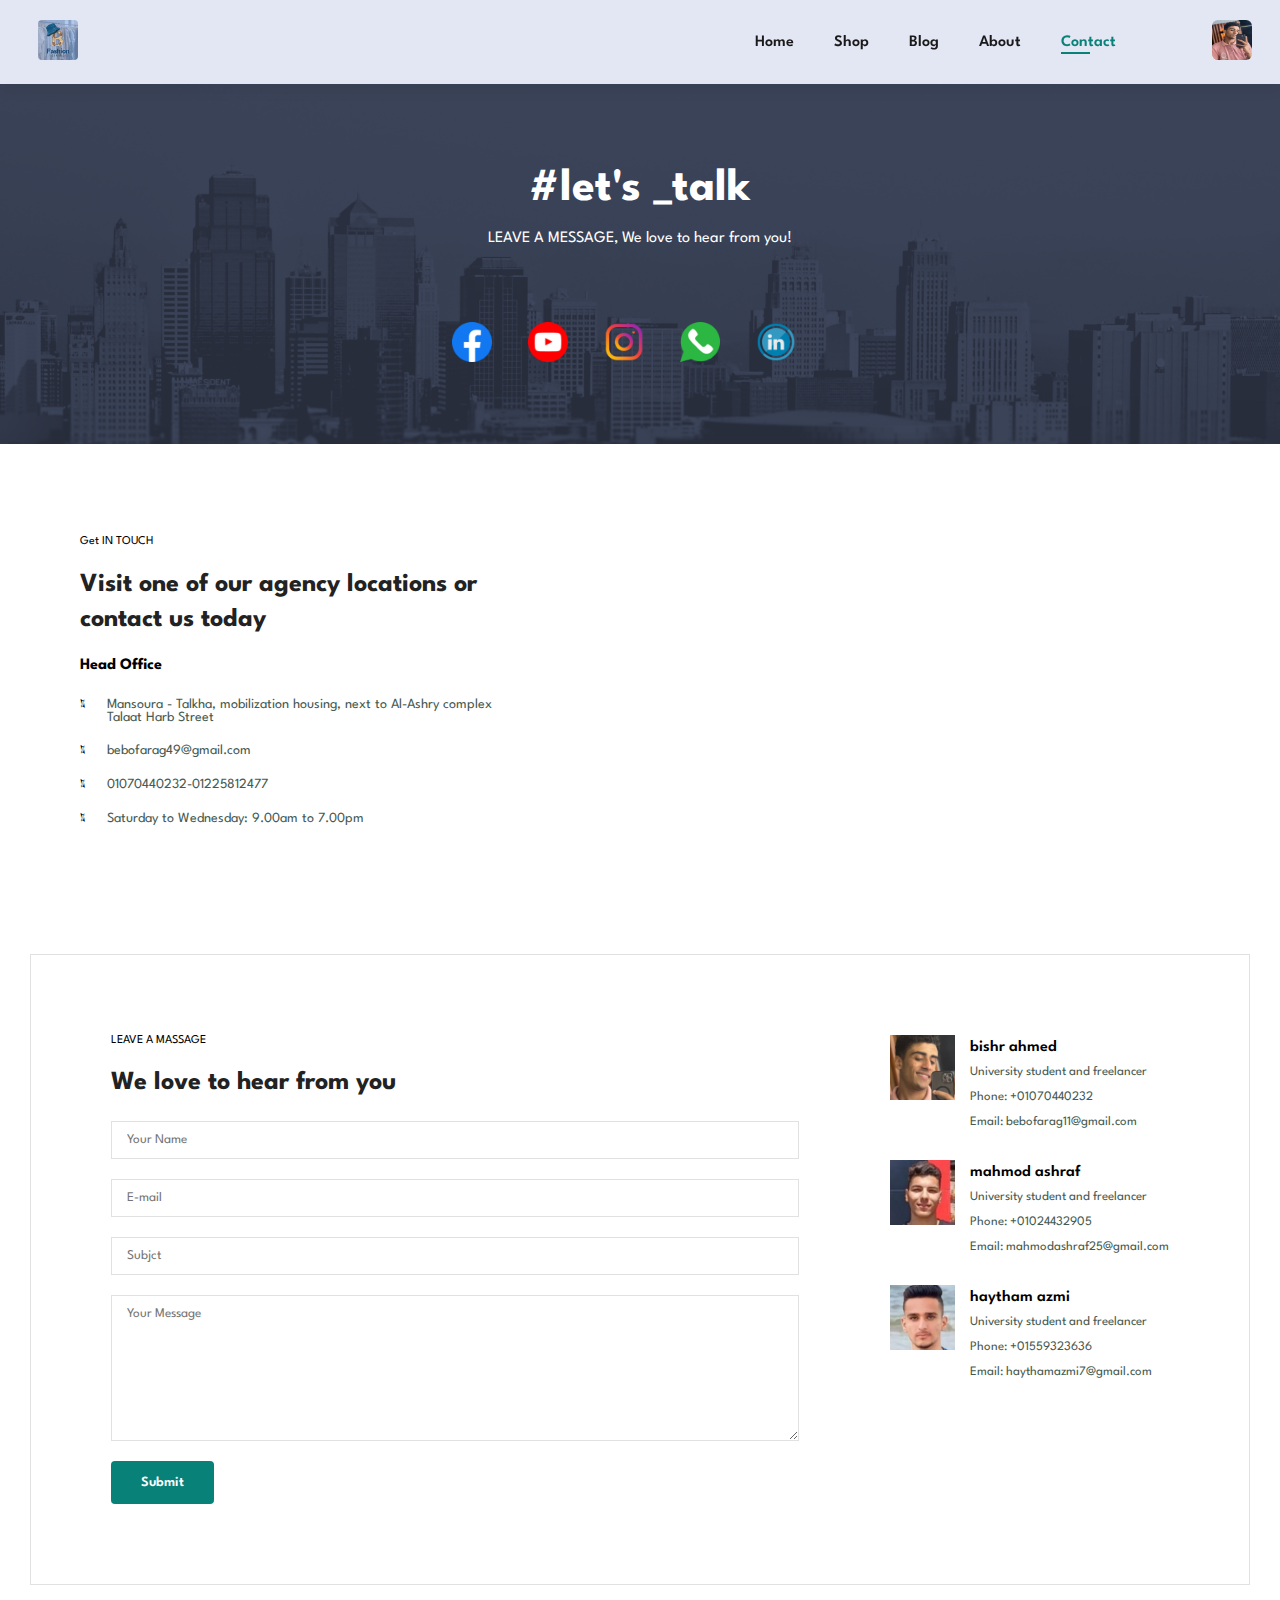
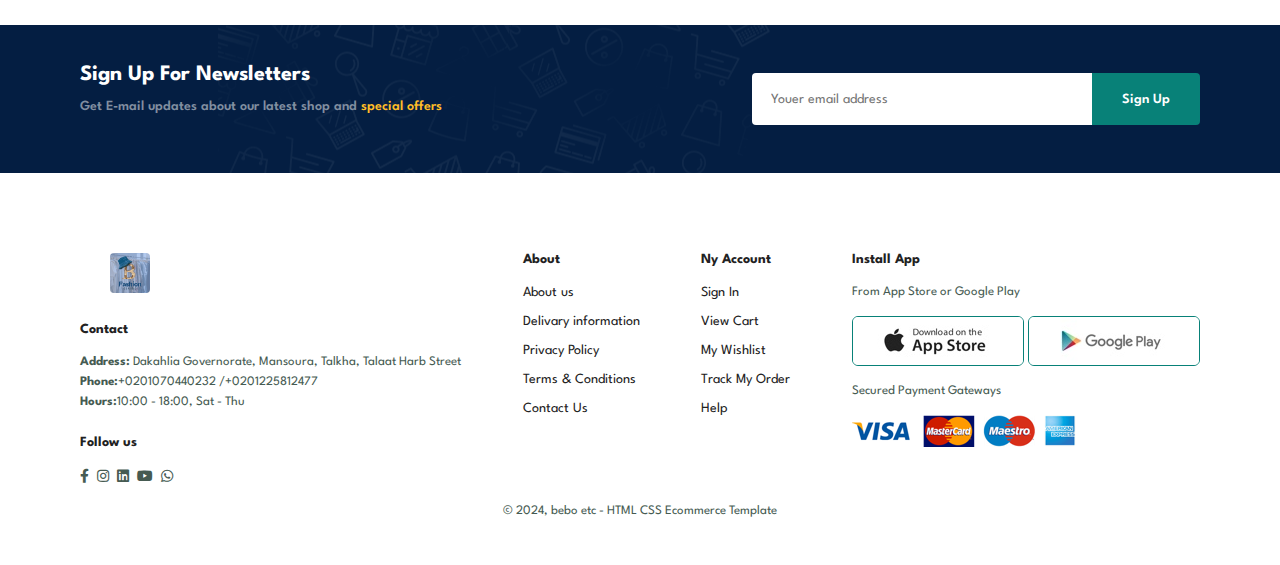
<file: contact.html>
<!DOCTYPE html>
<html lang="en">

    <head>
        <meta charset="UTF-8">
        <meta http-equiv="X-UA-Compatible" content="IE=edge">
        <meta name="viewport" content="width=device-width, initial-scale=1.0">
        <title>Bebo online store</title>
        <meta name="description" content="It is an electronic platform that facilitates the ability for customers to communicate to buy and sell all different products and goods. There are many electronic stores that have been able to achieve significant material and financial gains.">
        <link rel="stylesheet" href="https://pro.fontawesome.com/releases/v5.10.0/css/all.css"/>
        <link rel="stylesheet" href="style.css">
        <link rel="icon" href="icons/shop_22746.ico">
    </head>
       
    <body>
     
     <section id="header">
        <a href="#"><img src="img/logo.png" class="logo" alt=""></a>
     
    <div>
        <ul id="navbar">
            <li><a  href="index.html">Home</a></li>
            <li><a   href="shop.html">Shop</a></li>
            <li><a  href="blog.html">Blog</a></li>
            <li><a  href="about.html">About</a></li>
            <li><a class="active" href="contact.html">Contact</a></li>
            <li id="lg-bag"><a href="cart.html"><i class="far fa-shopping-bag"></i></a></li>
            <li><a href="#"><img src="img/me.png" alt=""></a></li>
            <a href="#" id="close"><i class="far fa-times"></i></a>
         </ul>
       </div>
       <div id="mobile">
          <a href="cart.html"><i class="far fa-shopping-bag"></i></a>
          <i id="bar" class="fas fa-outdent"></i>
       </div>
    </section>
     
     
     <section id="page-header" class="about-header">
     
     <h2>#let's _talk</h2>
     
     <p> LEAVE A MESSAGE, We love to hear from you!</p>
     
     <div class="social">
      <a href="https://www.facebook.com/basher.bebo?mibextid=ZbWKwL" target="_blank"><img src="icons/facebook.png" alt=""> </a>
    <a href="https://youtube.com/@beboahmed-wk1ic?si=80IxN4-RlVxyov02" target="_blank"><img src="icons/youtube.png" alt=""> </a>
    <a href="https://www.instagram.com/mister__bebo?igsh=OGU0MmVlOWVjOQ==" target="_blank"><img src="icons/instram.png" alt=""> </a>
    <a href="https://www.whatsapp.com/business/01225812477" target="_blank"><img src="icons/whatsapp.png" alt=""> </a>
    <a href="https://www.linkedin.com/in/bebo-ahmed-b3847a320?utm_source=share&utm_campaign=share_via&utm_content=profile&utm_medium=android_app" target="_blank"><img src="icons/LinkedIn.png" alt=""> </a>
    </div>
     </section>
        

    <section id="contact-details" class="section-p1">
       <div class="details">
        <span>Get IN TOUCH</span>
        <h2>Visit one of our agency locations or contact us today</h2>
        <h3>Head Office</h3>
        <div>
            <li>
                <i class="fal fa-map"></i>
                <p>Mansoura - Talkha, mobilization housing, next to Al-Ashry complex 
                    Talaat Harb Street</p>
            </li>
            <li>
                <i class="fal fa-envelope"></i>
                <p>bebofarag49@gmail.com</p>
            </li>
            <li>
                <i class="fal fa-phone-alt"></i>
                <p>01070440232-01225812477</p>
            </li>
            <li>
                <i class="fal fa-clock"></i>
                <p>Saturday to Wednesday: 9.00am to 7.00pm</p>
            </li>
        </div>
       </div> 

       <div class="map">
        <iframe src="https://www.google.com/maps/embed?pb=!1m18!1m12!1m3!1d81451
        .64020435026!2d31.32377575136392!3d31.07259569000267!2m3!1f0!2f0!3f0!3m2!1i1024!2i768!4f13.1!3m3!1m2!
        1s0x14f79deae75f6ddd%3A0x17c2353b8542ed62!2sTalkha%2C%20Talkha%20City%2C%20Talkha%2C%20Dakahlia%20Governorate!5e0!3m2!
        1sen!2seg!4v1728635265458!5m2!1sen!2seg" width="600" height="450" style="border:0;"
         allowfullscreen="" loading="lazy" referrerpolicy="no-referrer-when-downgrade"></iframe>
       </div>
    </section>

    <section id="from-details">
        <form action="">
            <span>LEAVE A MASSAGE </span>
            <h2>We love to hear from you</h2>
            <input type="text" placeholder="Your Name">
            <input type="text" placeholder="E-mail">
            <input type="text" placeholder="Subjct">
            <textarea name="" id=""  cols="30" rows="10" placeholder="Your Message"></textarea>
        <button class="normal">Submit</button>
        </form>

        <div class="people">
            <div>
                <img src="img/people/1.png" alt="">
                <p><span>bishr ahmed</span> University student and freelancer <br> Phone: +01070440232 <br> 
               Email: bebofarag11@gmail.com </p>
            </div>
            <div>
                <img src="img/people/2.png" alt="">
                <p><span>mahmod ashraf</span> University student and freelancer <br> Phone: +01024432905 <br> 
               Email: mahmodashraf25@gmail.com </p>
            </div>
            <div>
                <img src="img/people/3.png" alt="">
                <p><span>haytham azmi</span> University student and freelancer <br> Phone: +01559323636 <br> 
               Email: haythamazmi7@gmail.com </p>
            </div>
        </div>
    </section>

     <section id="newsletter" class="section-p1 section-m1">
      <div class="newstext">
        <h4>Sign Up For Newsletters</h4>
        <p>Get E-mail updates about our latest shop and <span> special offers</span>
        </p>
      </div>
      <div class="form">
        <input type="text" placeholder="Youer email address">
        <button class="normal">Sign Up</button>
      </div>
    </section>

       <footer class="section-p1">
        <div class="col">
           <img class="logo" src="img/logo.png"  alt="">
           <h4>Contact</h4> 
           <p> <strong>Address:</strong> Dakahlia Governorate, Mansoura, Talkha, Talaat Harb Street</p>
           <p><strong>Phone:</strong>+0201070440232 /+0201225812477</p>
           <p><strong>Hours:</strong>10:00 - 18:00, Sat - Thu</p>
           <div class="follow">
            <h4>Follow us</h4>
            <div class="icon">
              <a href="https://www.facebook.com/basher.bebo?mibextid=ZbWKwL" target="_blank"><i class="fab fa-facebook-f"></i></a>
          <a href="https://www.instagram.com/mister__bebo?igsh=OGU0MmVlOWVjOQ==" target=""><i class="fab fa-instagram"></i></a>
            <a href="https://www.linkedin.com/in/bebo-ahmed-b3847a320?utm_source=share&utm_campaign=share_via&utm_content=profile&utm_medium=android_app" target="_blank"><i class="fab fa-linkedin"></i></a>
              <a href="https://youtube.com/@beboahmed-wk1ic?si=80IxN4-RlVxyov02" target="_blank"><i class="fab fa-youtube"></i></a>
              <a href="https://wa.me/201225812477?text=Bsher+اهلا_وسهلا+" target="_blank"><i class="fab fa-whatsapp"></i></a>

            </div>
           </div>
        </div>

        <div class="col">
          <h4>About</h4>
          <a href="#">About us</a>
          <a href="#">Delivary information</a>
          <a href="#">Privacy Policy</a>
          <a href="#">Terms & Conditions</a>
          <a href="#">Contact Us</a>
        </div>

        
        <div class="col">
          <h4>Ny Account</h4>
          <a href="#">Sign In</a>
          <a href="#">View Cart</a>
          <a href="#">My Wishlist</a>
          <a href="#">Track My Order</a>
          <a href="#">Help</a>
        </div>

        <div class="col install">
          <h4>Install App</h4>
          <p>From App Store or Google Play</p>
          <div class="row">
            <img src="img/pay/app.jpg" alt="">
            <img src="img/pay/play.jpg" alt="">
          </div>
          <p>Secured Payment Gateways</p>
          <img src="img/pay/pay.png" alt="">
        </div>


        <div class="copyright">
          <p>© 2024, bebo etc - HTML CSS Ecommerce Template</p>
        </div>
       </footer>


        <script src="script.js"></script>
    </body>

</html>
</file>
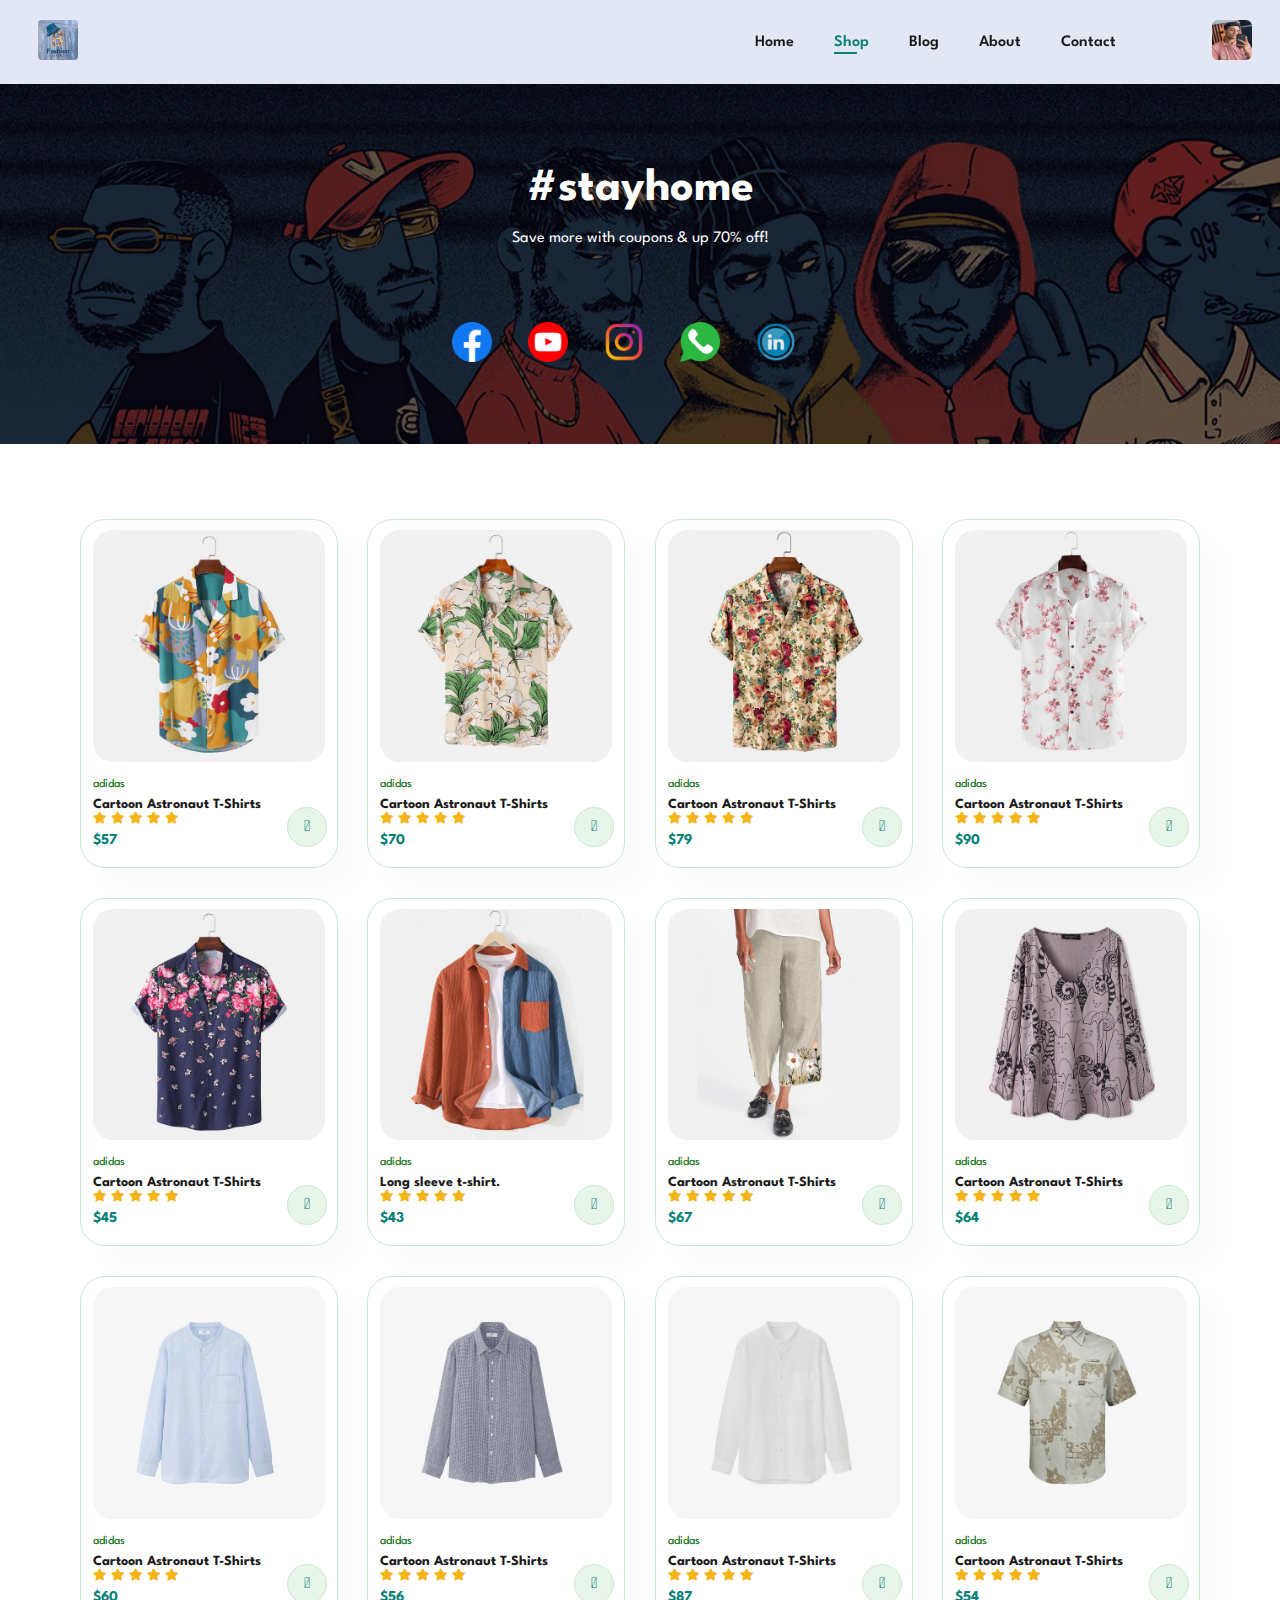
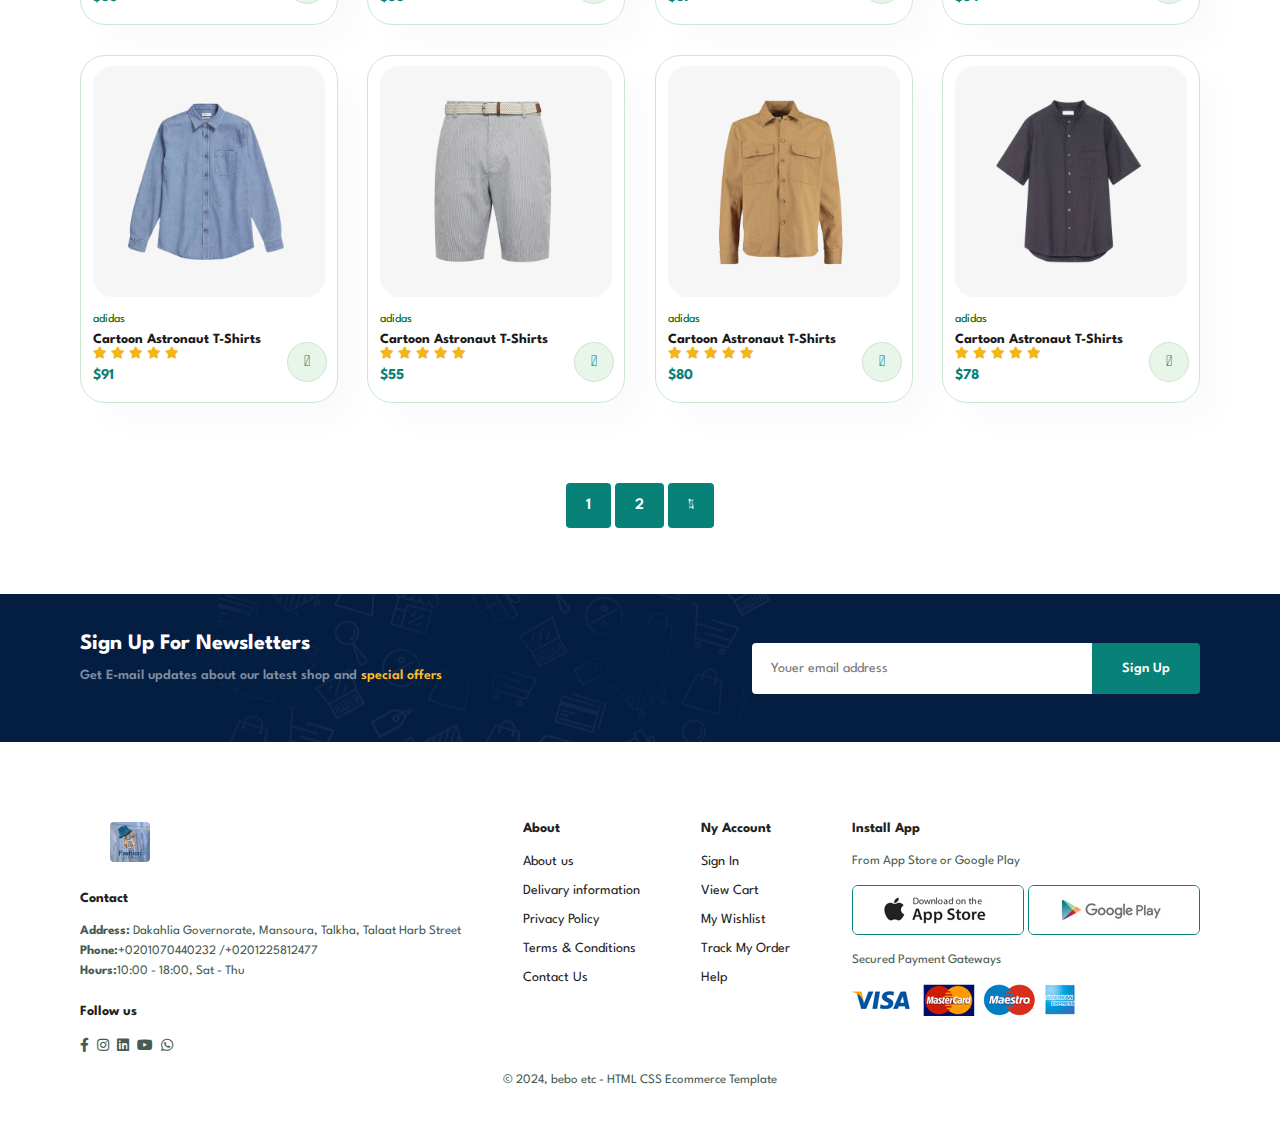
<file: shop.html>
<!DOCTYPE html>
<html lang="en">

    <head>
        <meta charset="UTF-8">
        <meta http-equiv="X-UA-Compatible" content="IE=edge">
        <meta name="viewport" content="width=device-width, initial-scale=1.0">
        <title>Bebo online store</title>
        <meta name="description" content="It is an electronic platform that facilitates the ability for customers to communicate to buy and sell all different products and goods. There are many electronic stores that have been able to achieve significant material and financial gains.">
        <link rel="stylesheet" href="https://pro.fontawesome.com/releases/v5.10.0/css/all.css"/>
        <link rel="stylesheet" href="style.css">
        <link rel="icon" href="icons/shop_22746.ico">
    </head>
       
    <body>
     
     <section id="header">
        <a href="#"><img src="img/logo.png" class="logo" alt=""></a>
     
    <div>
        <ul id="navbar">
            <li><a  href="index.html">Home</a></li>
            <li><a class="active" href="shop.html">Shop</a></li>
            <li><a href="blog.html">Blog</a></li>
            <li><a href="about.html">About</a></li>
            <li><a href="contact.html">Contact</a></li>
            <li id="lg-bag"><a href="cart.html"><i class="far fa-shopping-bag"></i></a></li>
            <li><a href="#"><img src="img/me.png" alt=""></a></li>
            <a href="#" id="close"><i class="far fa-times"></i></a>
         </ul>
       </div>
       <div id="mobile">
          <a href="cart.html"><i class="far fa-shopping-bag"></i></a>
          <i id="bar" class="fas fa-outdent"></i>
       </div>
    </section>
     
     
     <section id="page-header">
     
     <h2>#stayhome</h2>
     
     <p> Save more with coupons & up 70% off!</p>
     
     <div class="social">
      <a href="https://www.facebook.com/basher.bebo?mibextid=ZbWKwL" target="_blank"><img src="icons/facebook.png" alt=""> </a>
    <a href="https://youtube.com/@beboahmed-wk1ic?si=80IxN4-RlVxyov02" target="_blank"><img src="icons/youtube.png" alt=""> </a>
    <a href="https://www.instagram.com/mister__bebo?igsh=OGU0MmVlOWVjOQ==" target="_blank"><img src="icons/instram.png" alt=""> </a>
    <a href="https://www.whatsapp.com/business/01225812477" target="_blank"><img src="icons/whatsapp.png" alt=""> </a>
    <a href="https://www.linkedin.com/in/bebo-ahmed-b3847a320?utm_source=share&utm_campaign=share_via&utm_content=profile&utm_medium=android_app" target="_blank"><img src="icons/LinkedIn.png" alt=""> </a>
    </div>
     </section>
     
     
     <section id="product1" class="section-p1">
      
      <div class="pro-container">
              <div class="pro" onclick="window.location.href='sproduct.html';">
                  <img src="img/products/f1.jpg" alt="">
                  <div class="des">
                    <span>adidas</span>
                    <h5>Cartoon Astronaut T-Shirts</h5>
                    <div class="star">
                        <i class="fas fa-star"></i>
                        <i class="fas fa-star"></i>
                        <i class="fas fa-star"></i>
                        <i class="fas fa-star"></i>
                        <i class="fas fa-star"></i>
                    </div>
                    <h4>$57</h4>
                  </div>
                  <a href="#"><i class="fal fa-shopping-cart cart"></i></a>
              </div>
              <div class="pro">
                <img src="img/products/f2.jpg" alt="">
                <div class="des">
                  <span>adidas</span>
                  <h5>Cartoon Astronaut T-Shirts</h5>
                  <div class="star">
                      <i class="fas fa-star"></i>
                      <i class="fas fa-star"></i>
                      <i class="fas fa-star"></i>
                      <i class="fas fa-star"></i>
                      <i class="fas fa-star"></i>
                  </div>
                  <h4>$70</h4>
                </div>
                <a href="#"><i class="fal fa-shopping-cart cart"></i></a>
            </div>
            <div class="pro">
                <img src="img/products/f3.jpg" alt="">
                <div class="des">
                  <span>adidas</span>
                  <h5>Cartoon Astronaut T-Shirts</h5>
                  <div class="star">
                      <i class="fas fa-star"></i>
                      <i class="fas fa-star"></i>
                      <i class="fas fa-star"></i>
                      <i class="fas fa-star"></i>
                      <i class="fas fa-star"></i>
                  </div>
                  <h4>$79</h4>
                </div>
                <a href="#"><i class="fal fa-shopping-cart cart"></i></a>
            </div>
            <div class="pro">
                <img src="img/products/f4.jpg" alt="">
                <div class="des">
                  <span>adidas</span>
                  <h5>Cartoon Astronaut T-Shirts</h5>
                  <div class="star">
                      <i class="fas fa-star"></i>
                      <i class="fas fa-star"></i>
                      <i class="fas fa-star"></i>
                      <i class="fas fa-star"></i>
                      <i class="fas fa-star"></i>
                  </div>
                  <h4>$90</h4>
                </div>
                <a href="#"><i class="fal fa-shopping-cart cart"></i></a>
            </div>
            <div class="pro">
                <img src="img/products/f5.jpg" alt="">
                <div class="des">
                  <span>adidas</span>
                  <h5>Cartoon Astronaut T-Shirts</h5>
                  <div class="star">
                      <i class="fas fa-star"></i>
                      <i class="fas fa-star"></i>
                      <i class="fas fa-star"></i>
                      <i class="fas fa-star"></i>
                      <i class="fas fa-star"></i>
                  </div>
                  <h4>$45</h4>
                </div>
                <a href="#"><i class="fal fa-shopping-cart cart"></i></a>
            </div>
            <div class="pro">
                <img src="img/products/f6.jpg" alt="">
                <div class="des">
                  <span>adidas</span>
                  <h5>Long sleeve t-shirt.</h5>
                  <div class="star">
                      <i class="fas fa-star"></i>
                      <i class="fas fa-star"></i>
                      <i class="fas fa-star"></i>
                      <i class="fas fa-star"></i>
                      <i class="fas fa-star"></i>
                  </div>
                  <h4>$43</h4>
                </div>
                <a href="#"><i class="fal fa-shopping-cart cart"></i></a>
            </div>
            <div class="pro">
                <img src="img/products/f7.jpg" alt="">
                <div class="des">
                  <span>adidas</span>
                  <h5>Cartoon Astronaut T-Shirts</h5>
                  <div class="star">
                      <i class="fas fa-star"></i>
                      <i class="fas fa-star"></i>
                      <i class="fas fa-star"></i>
                      <i class="fas fa-star"></i>
                      <i class="fas fa-star"></i>
                  </div>
                  <h4>$67</h4>
                </div>
                <a href="#"><i class="fal fa-shopping-cart cart"></i></a>
            </div>
            <div class="pro">
                <img src="img/products/f8.jpg" alt="">
                <div class="des">
                  <span>adidas</span>
                  <h5>Cartoon Astronaut T-Shirts</h5>
                  <div class="star">
                      <i class="fas fa-star"></i>
                      <i class="fas fa-star"></i>
                      <i class="fas fa-star"></i>
                      <i class="fas fa-star"></i>
                      <i class="fas fa-star"></i>
                  </div>
                  <h4>$64</h4>
                </div>
                <a href="#"><i class="fal fa-shopping-cart cart"></i></a>
            </div>
      
              <div class="pro">
                  <img src="img/products/n1.jpg" alt="">
                  <div class="des">
                    <span>adidas</span>
                    <h5>Cartoon Astronaut T-Shirts</h5>
                    <div class="star">
                        <i class="fas fa-star"></i>
                        <i class="fas fa-star"></i>
                        <i class="fas fa-star"></i>
                        <i class="fas fa-star"></i>
                        <i class="fas fa-star"></i>
                    </div>
                    <h4>$60</h4>
                  </div>
                  <a href="#"><i class="fal fa-shopping-cart cart"></i></a>
              </div>
              <div class="pro">
                <img src="img/products/n2.jpg" alt="">
                <div class="des">
                  <span>adidas</span>
                  <h5>Cartoon Astronaut T-Shirts</h5>
                  <div class="star">
                      <i class="fas fa-star"></i>
                      <i class="fas fa-star"></i>
                      <i class="fas fa-star"></i>
                      <i class="fas fa-star"></i>
                      <i class="fas fa-star"></i>
                  </div>
                  <h4>$56</h4>
                </div>
                <a href="#"><i class="fal fa-shopping-cart cart"></i></a>
            </div>
            <div class="pro">
                <img src="img/products/n3.jpg" alt="">
                <div class="des">
                  <span>adidas</span>
                  <h5>Cartoon Astronaut T-Shirts</h5>
                  <div class="star">
                      <i class="fas fa-star"></i>
                      <i class="fas fa-star"></i>
                      <i class="fas fa-star"></i>
                      <i class="fas fa-star"></i>
                      <i class="fas fa-star"></i>
                  </div>
                  <h4>$87</h4>
                </div>
                <a href="#"><i class="fal fa-shopping-cart cart"></i></a>
            </div>
            <div class="pro">
                <img src="img/products/n4.jpg" alt="">
                <div class="des">
                  <span>adidas</span>
                  <h5>Cartoon Astronaut T-Shirts</h5>
                  <div class="star">
                      <i class="fas fa-star"></i>
                      <i class="fas fa-star"></i>
                      <i class="fas fa-star"></i>
                      <i class="fas fa-star"></i>
                      <i class="fas fa-star"></i>
                  </div>
                  <h4>$54</h4>
                </div>
                <a href="#"><i class="fal fa-shopping-cart cart"></i></a>
            </div>
            <div class="pro">
                <img src="img/products/n5.jpg" alt="">
                <div class="des">
                  <span>adidas</span>
                  <h5>Cartoon Astronaut T-Shirts</h5>
                  <div class="star">
                      <i class="fas fa-star"></i>
                      <i class="fas fa-star"></i>
                      <i class="fas fa-star"></i>
                      <i class="fas fa-star"></i>
                      <i class="fas fa-star"></i>
                  </div>
                  <h4>$91</h4>
                </div>
                <a href="#"><i class="fal fa-shopping-cart cart"></i></a>
            </div>
            <div class="pro">
                <img src="img/products/n6.jpg" alt="">
                <div class="des">
                  <span>adidas</span>
                  <h5>Cartoon Astronaut T-Shirts</h5>
                  <div class="star">
                      <i class="fas fa-star"></i>
                      <i class="fas fa-star"></i>
                      <i class="fas fa-star"></i>
                      <i class="fas fa-star"></i>
                      <i class="fas fa-star"></i>
                  </div>
                  <h4>$55</h4>
                </div>
                <a href="#"><i class="fal fa-shopping-cart cart"></i></a>
            </div>
            <div class="pro">
                <img src="img/products/n7.jpg" alt="">
                <div class="des">
                  <span>adidas</span>
                  <h5>Cartoon Astronaut T-Shirts</h5>
                  <div class="star">
                      <i class="fas fa-star"></i>
                      <i class="fas fa-star"></i>
                      <i class="fas fa-star"></i>
                      <i class="fas fa-star"></i>
                      <i class="fas fa-star"></i>
                  </div>
                  <h4>$80</h4>
                </div>
                <a href="#"><i class="fal fa-shopping-cart cart"></i></a>
            </div>
            <div class="pro">
                <img src="img/products/n8.jpg" alt="">
                <div class="des">
                  <span>adidas</span>
                  <h5>Cartoon Astronaut T-Shirts</h5>
                  <div class="star">
                      <i class="fas fa-star"></i>
                      <i class="fas fa-star"></i>
                      <i class="fas fa-star"></i>
                      <i class="fas fa-star"></i>
                      <i class="fas fa-star"></i>
                  </div>
                  <h4>$78</h4>
                </div>
                <a href="#"><i class="fal fa-shopping-cart cart"></i></a>
            </div>
      </div>
     </section>

     <section id="pagination"  class="section-p1">
      <a href="#">1</a>
      <a href="#">2</a>
      <a href="#"><i class="fal fa-long-arrow-alt-right"></i></a>

     </section>


    <section id="newsletter" class="section-p1 section-m1">
        <div class="newstext">
          <h4>Sign Up For Newsletters</h4>
          <p>Get E-mail updates about our latest shop and <span> special offers</span>
          </p>
        </div>
        <div class="form">
          <input type="text" placeholder="Youer email address">
          <button class="normal">Sign Up</button>
        </div>
      </section>
       

       <footer class="section-p1">
        <div class="col">
           <img class="logo" src="img/logo.png"  alt="">
           <h4>Contact</h4> 
           <p> <strong>Address:</strong> Dakahlia Governorate, Mansoura, Talkha, Talaat Harb Street</p>
           <p><strong>Phone:</strong>+0201070440232 /+0201225812477</p>
           <p><strong>Hours:</strong>10:00 - 18:00, Sat - Thu</p>
           <div class="follow">
            <h4>Follow us</h4>
            <div class="icon">
              <a href="https://www.facebook.com/basher.bebo?mibextid=ZbWKwL" target="_blank"><i class="fab fa-facebook-f"></i></a>
          <a href="https://www.instagram.com/mister__bebo?igsh=OGU0MmVlOWVjOQ==" target=""><i class="fab fa-instagram"></i></a>
            <a href="https://www.linkedin.com/in/bebo-ahmed-b3847a320?utm_source=share&utm_campaign=share_via&utm_content=profile&utm_medium=android_app" target="_blank"><i class="fab fa-linkedin"></i></a>
              <a href="https://youtube.com/@beboahmed-wk1ic?si=80IxN4-RlVxyov02" target="_blank"><i class="fab fa-youtube"></i></a>
              <a href="https://wa.me/201225812477?text=Bsher+اهلا_وسهلا+" target="_blank"><i class="fab fa-whatsapp"></i></a>

            </div>
           </div>
        </div>

        <div class="col">
          <h4>About</h4>
          <a href="#">About us</a>
          <a href="#">Delivary information</a>
          <a href="#">Privacy Policy</a>
          <a href="#">Terms & Conditions</a>
          <a href="#">Contact Us</a>
        </div>

        
        <div class="col">
          <h4>Ny Account</h4>
          <a href="#">Sign In</a>
          <a href="#">View Cart</a>
          <a href="#">My Wishlist</a>
          <a href="#">Track My Order</a>
          <a href="#">Help</a>
        </div>

        <div class="col install">
          <h4>Install App</h4>
          <p>From App Store or Google Play</p>
          <div class="row">
            <img src="img/pay/app.jpg" alt="">
            <img src="img/pay/play.jpg" alt="">
          </div>
          <p>Secured Payment Gateways</p>
          <img src="img/pay/pay.png" alt="">
        </div>


        <div class="copyright">
          <p>© 2024, bebo etc - HTML CSS Ecommerce Template</p>
        </div>
       </footer>


        <script src="script.js"></script>
    </body>

</html>
</file>
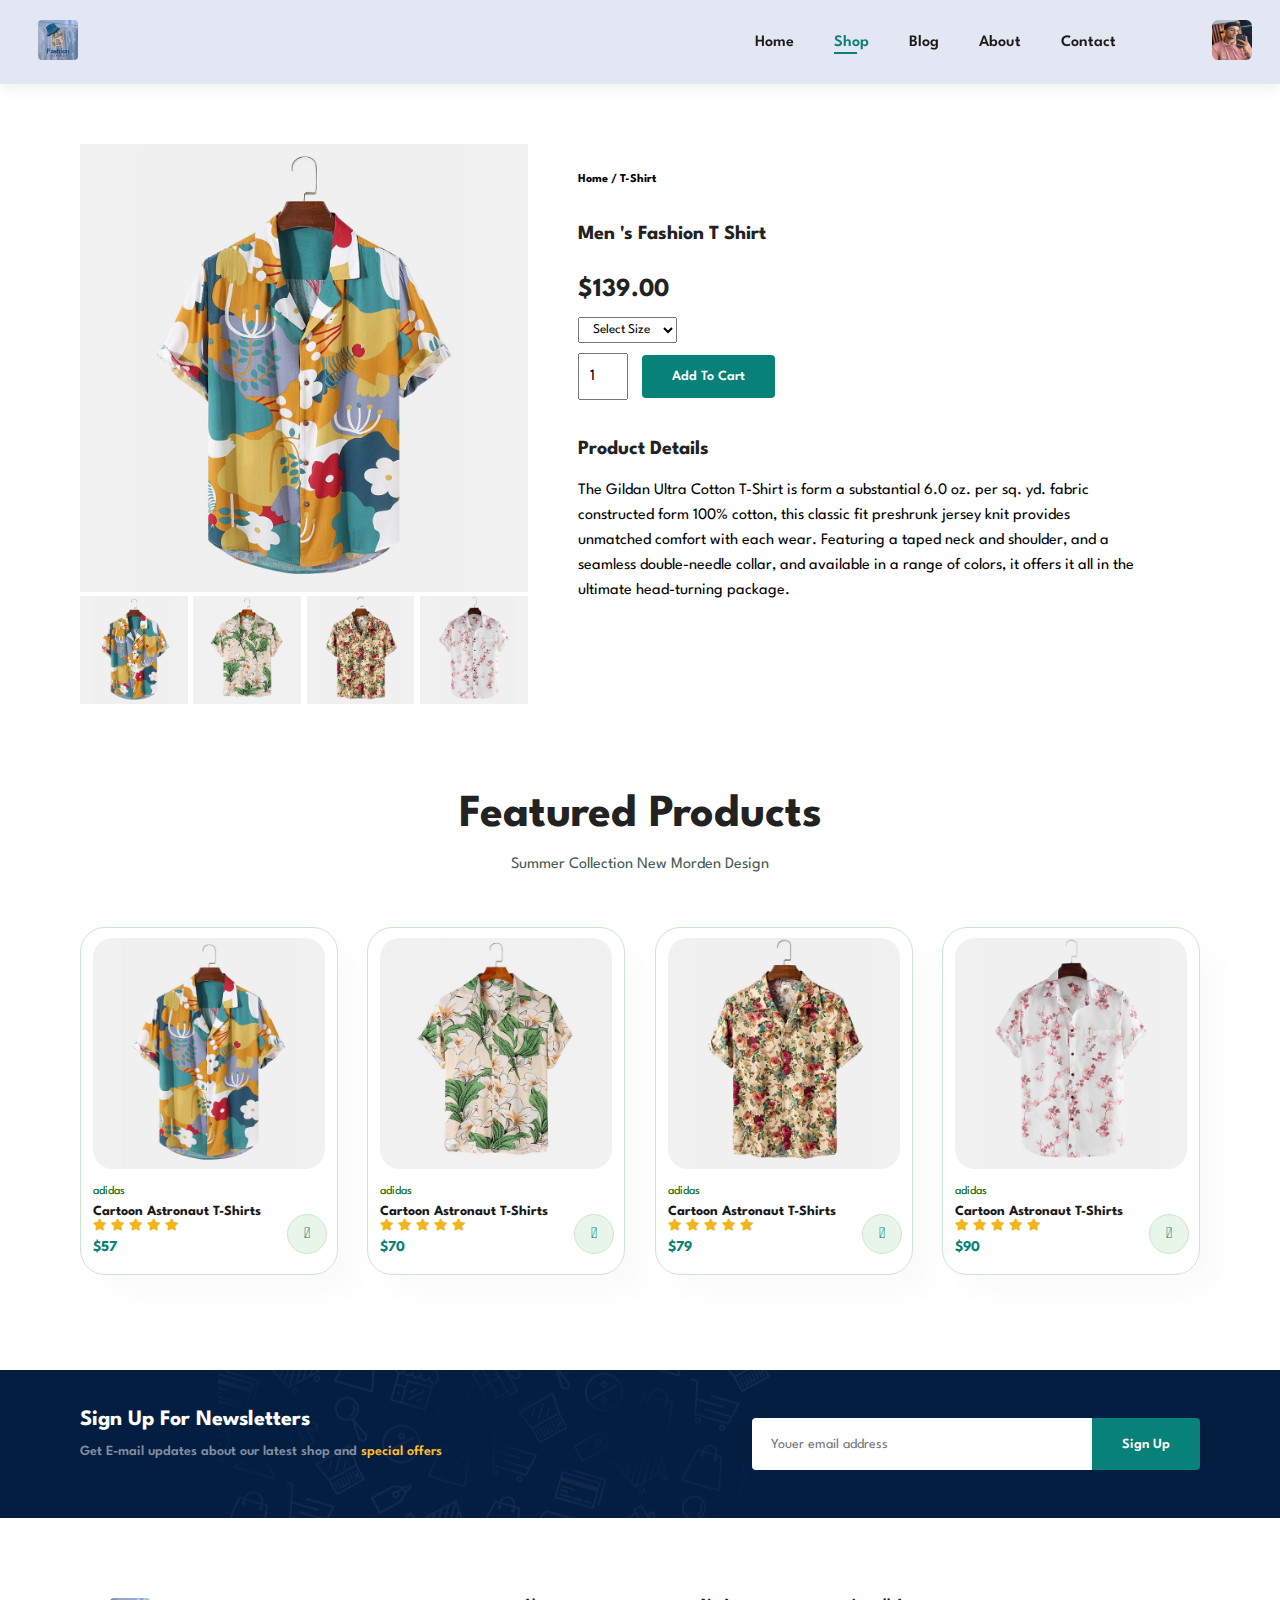
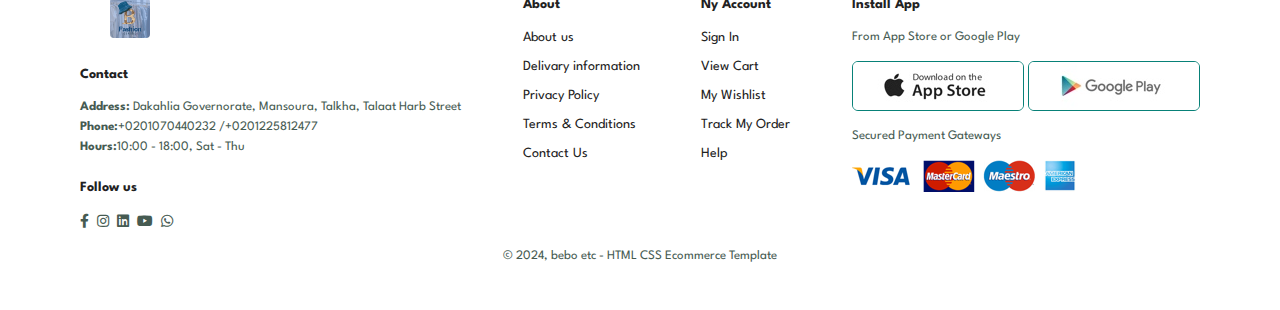
<file: sproduct.html>
<!DOCTYPE html>
<html lang="en">

    <head>
        <meta charset="UTF-8">
        <meta http-equiv="X-UA-Compatible" content="IE=edge">
        <meta name="viewport" content="width=device-width, initial-scale=1.0">
        <title>Bebo online store</title>
        <meta name="description" content="It is an electronic platform that facilitates the ability for customers to communicate to buy and sell all different products and goods. There are many electronic stores that have been able to achieve significant material and financial gains.">
        <link rel="stylesheet" href="https://pro.fontawesome.com/releases/v5.10.0/css/all.css"/>
        <link rel="stylesheet" href="style.css">
        <link rel="icon" href="icons/shop_22746.ico">
    </head>
       
    <body>
     
     <section id="header">
        <a href="#"><img src="img/logo.png" class="logo" alt=""></a>
     
    <div>
        <ul id="navbar">
            <li><a  href="index.html">Home</a></li>
            <li><a class="active" href="shop.html">Shop</a></li>
            <li><a href="blog.html">Blog</a></li>
            <li><a href="about.html">About</a></li>
            <li><a href="contact.html">Contact</a></li>
            <li id="lg-bag"><a href="cart.html"><i class="far fa-shopping-bag"></i></a></li>
            <li><a href="#"><img src="img/me.png" alt=""></a></li>
            <a href="#" id="close"><i class="far fa-times"></i></a>
         </ul>
       </div>
       <div id="mobile">
          <a href="cart.html"><i class="far fa-shopping-bag"></i></a>
          <i id="bar" class="fas fa-outdent"></i>
       </div>
    </section>
     
     
    <section id="prodetails" class="section-p1">
      <div class="single-pro-image">
        <img src="img/products/f1.jpg" width="100%" id="MainImg" alt="">

        <div class="small-img-group">
            <div class="small-img-col">
                <img src="img/products/f1.jpg" width="100%" class="small-img" alt="">
            </div>

            <div class="small-img-col">
                <img src="img/products/f2.jpg" width="100%" class="small-img" alt="">
            </div>
            <div class="small-img-col">
                <img src="img/products/f3.jpg" width="100%" class="small-img" alt="">
            </div>
            <div class="small-img-col">
                <img src="img/products/f4.jpg" width="100%" class="small-img" alt="">
            </div>
        </div>
      </div>


      <div class="single-pro-details">
        <h6>Home / T-Shirt</h6>
        <h4>Men 's Fashion T Shirt</h4>
        <h2>$139.00</h2>
        <select>
            <option>Select Size</option>
            <option>XL</option>
            <option>XXL</option>
            <option>Small</option>
            <option>Large</option>
        </select>
        <input type="number" value="1">
        <button class="normal">Add To Cart</button>
        <h4>Product Details</h4>
        <span>The Gildan Ultra Cotton T-Shirt is form a substantial 6.0 oz. per
            sq. yd. fabric constructed form 100% cotton, this classic fit preshrunk jersey
        knit provides unmatched comfort with each wear. Featuring a taped neck and
        shoulder, and a seamless double-needle collar, and available in a range of
       colors, it offers it all in the ultimate head-turning package. </span>
      </div>
    </section>

    <section id="product1" class="section-p1">
        <h2>Featured Products</h2>  
        <p>Summer Collection New Morden Design</p>
        <div class="pro-container">
                <div class="pro">
                    <img src="img/products/f1.jpg" alt="">
                    <div class="des">
                      <span>adidas</span>
                      <h5>Cartoon Astronaut T-Shirts</h5>
                      <div class="star">
                          <i class="fas fa-star"></i>
                          <i class="fas fa-star"></i>
                          <i class="fas fa-star"></i>
                          <i class="fas fa-star"></i>
                          <i class="fas fa-star"></i>
                      </div>
                      <h4>$57</h4>
                    </div>
                    <a href="#"><i class="fal fa-shopping-cart cart"></i></a>
                </div>
                <div class="pro">
                  <img src="img/products/f2.jpg" alt="">
                  <div class="des">
                    <span>adidas</span>
                    <h5>Cartoon Astronaut T-Shirts</h5>
                    <div class="star">
                        <i class="fas fa-star"></i>
                        <i class="fas fa-star"></i>
                        <i class="fas fa-star"></i>
                        <i class="fas fa-star"></i>
                        <i class="fas fa-star"></i>
                    </div>
                    <h4>$70</h4>
                  </div>
                  <a href="#"><i class="fal fa-shopping-cart cart"></i></a>
              </div>
              <div class="pro">
                  <img src="img/products/f3.jpg" alt="">
                  <div class="des">
                    <span>adidas</span>
                    <h5>Cartoon Astronaut T-Shirts</h5>
                    <div class="star">
                        <i class="fas fa-star"></i>
                        <i class="fas fa-star"></i>
                        <i class="fas fa-star"></i>
                        <i class="fas fa-star"></i>
                        <i class="fas fa-star"></i>
                    </div>
                    <h4>$79</h4>
                  </div>
                  <a href="#"><i class="fal fa-shopping-cart cart"></i></a>
              </div>
              <div class="pro">
                  <img src="img/products/f4.jpg" alt="">
                  <div class="des">
                    <span>adidas</span>
                    <h5>Cartoon Astronaut T-Shirts</h5>
                    <div class="star">
                        <i class="fas fa-star"></i>
                        <i class="fas fa-star"></i>
                        <i class="fas fa-star"></i>
                        <i class="fas fa-star"></i>
                        <i class="fas fa-star"></i>
                    </div>
                    <h4>$90</h4>
                  </div>
                  <a href="#"><i class="fal fa-shopping-cart cart"></i></a>
              </div>
              
        </div>
       </section>

    <section id="newsletter" class="section-p1 section-m1">
        <div class="newstext">
          <h4>Sign Up For Newsletters</h4>
          <p>Get E-mail updates about our latest shop and <span> special offers</span>
          </p>
        </div>
        <div class="form">
          <input type="text" placeholder="Youer email address">
          <button class="normal">Sign Up</button>
        </div>
      </section>
       

       <footer class="section-p1">
        <div class="col">
           <img class="logo" src="img/logo.png"  alt="">
           <h4>Contact</h4> 
           <p> <strong>Address:</strong> Dakahlia Governorate, Mansoura, Talkha, Talaat Harb Street</p>
           <p><strong>Phone:</strong>+0201070440232 /+0201225812477</p>
           <p><strong>Hours:</strong>10:00 - 18:00, Sat - Thu</p>
           <div class="follow">
            <h4>Follow us</h4>
            <div class="icon">
              <a href="https://www.facebook.com/basher.bebo?mibextid=ZbWKwL" target="_blank"><i class="fab fa-facebook-f"></i></a>
          <a href="https://www.instagram.com/mister__bebo?igsh=OGU0MmVlOWVjOQ==" target=""><i class="fab fa-instagram"></i></a>
            <a href="https://www.linkedin.com/in/bebo-ahmed-b3847a320?utm_source=share&utm_campaign=share_via&utm_content=profile&utm_medium=android_app" target="_blank"><i class="fab fa-linkedin"></i></a>
              <a href="https://youtube.com/@beboahmed-wk1ic?si=80IxN4-RlVxyov02" target="_blank"><i class="fab fa-youtube"></i></a>
              <a href="https://wa.me/201225812477?text=Bsher+اهلا_وسهلا+" target="_blank"><i class="fab fa-whatsapp"></i></a>

            </div>
           </div>
        </div>

        <div class="col">
          <h4>About</h4>
          <a href="#">About us</a>
          <a href="#">Delivary information</a>
          <a href="#">Privacy Policy</a>
          <a href="#">Terms & Conditions</a>
          <a href="#">Contact Us</a>
        </div>

        
        <div class="col">
          <h4>Ny Account</h4>
          <a href="#">Sign In</a>
          <a href="#">View Cart</a>
          <a href="#">My Wishlist</a>
          <a href="#">Track My Order</a>
          <a href="#">Help</a>
        </div>

        <div class="col install">
          <h4>Install App</h4>
          <p>From App Store or Google Play</p>
          <div class="row">
            <img src="img/pay/app.jpg" alt="">
            <img src="img/pay/play.jpg" alt="">
          </div>
          <p>Secured Payment Gateways</p>
          <img src="img/pay/pay.png" alt="">
        </div>


        <div class="copyright">
          <p>© 2024, bebo etc - HTML CSS Ecommerce Template</p>
        </div>
       </footer>

<script>
    var MainImg = document.getElementById("MainImg");
    var smallimg = document.getElementsByClassName("small-img");

    smallimg[0].onclick = function(){
        MainImg.src = smallimg[0].src;
    }

    smallimg[1].onclick = function(){
        MainImg.src = smallimg[1].src;
    }

    smallimg[2].onclick = function(){
        MainImg.src = smallimg[2].src;
    }

    smallimg[3].onclick = function(){
        MainImg.src = smallimg[3].src;
    }
</script>

        <script src="script.js"></script>
    </body>

</html>
</file>
<file: style.css>
@import url("https://fonts.googleapis.com/css2?family=Spartan:wght@100;200;300;400;500;600;700;800;900&display=swap");
* {
  margin: 0;
  padding: 0;
  box-sizing: border-box;
  font-family: "Spartan", sans-serif;
}

.logo{
  width: 40px;
  height: 40px;
  border-radius: 10%;
  margin-left: 30px;
}



html {
  scroll-behavior: smooth;
}

/* Global Styles */

h1 {
  font-size: 50px;
  line-height: 64px;
  color: #222;
}

h2 {
  font-size: 46px;
  line-height: 54px;
  color: #222;
}

h4 {
  font-size: 20px;
  color: #222;
}

h6 {
  font-weight: 700;
  font-size: 12px;
}

p {
  font-size: 16px;
  color: #465b52;
  margin: 15px 0 20px 0;
}

.section-p1 {
  padding: 40px 80px;
}

.section-m1 {
  margin: 40px 0;
}

button.normal{
   font-size: 14px;
   font-weight: 600;
   padding: 15px 30px;
   color: #000;
   background-color: #fff;
   border-radius: 4px;
   cursor: pointer;
   border: none;
   outline: none;
   transition: 0.2s;
}

button.white{
  font-size: 13px;
  font-weight: 600;
  padding: 11px 18px;
  color: #fff;
  background-color: transparent;
  cursor: pointer;
  border: 1px solid #fff;
  outline: none;
  transition: 0.2s;
}

.social {
  margin-top: 3.5rem;
}


.social a{
  text-decoration: none;
}


.social img{
  margin-right: 2rem;
  width: 2.5rem;
  transition: 0.4s;
}

.social img:hover{
  transform: scale(1.2);
}


body {
  width: 100%;
}


/* HEADER  */ 
#header{
  display: flex;
  align-items: center;
  justify-content: space-between;
  padding: 20px 8px;
  background-color: #E3E6F3;
  box-shadow: 0 5px 15px rgba(0, 0, 0, 0.06);
  z-index: 999;
  position: sticky;
  top:0;
  left: 0;
}

#navbar{
  display: flex;
  align-items: center;
  justify-content: center;
}

#navbar li{
  list-style: none;
  padding: 0 20px;
  position: relative;
}

#navbar li a{
  text-decoration: none;
  font-size: 16px;
  font-weight: 600;
  color: #1a1a1a;
  transition: 0.3s ease;
}

#navbar li img{
  width: 40px;
  height: 40px;
  border-radius: 15%;
  transition: 0.4s ease;
}

#navbar li img:hover{
  transform: scale(1.1);
}

#navbar li a:hover,
#navbar li a.active{ 
   color: #088178;
}

#navbar li a.active::after,
#navbar li a:hover:after {
  content: "";
  width:30%;
  height: 2px;
  background: #088178;
  position: absolute;
  bottom: -4px;
  left: 20px;
}


#mobile {
  display: none;
  align-items: center;
}

#close{
  display: none;
}


/*  Home Page */
#hero{
  background-image: url(img/hero4.png);
  height: 90vh;
  width: 100%;
  background-size: cover;
  background-position: top 25% right 0;
  padding: 0 80px;
  display: flex;
  flex-direction: column;
  align-items: flex-start;
  justify-content: center;
}

#hero h4{
  padding-bottom: 15px;
}

#hero h1{
  color: #088178;
}

#hero button {
  background-image: url(img/button.png);
  background-color: transparent;
  color: #088178;
  border: 0;
  padding: 14px  80px  14px 65px;
  background-repeat: no-repeat;
  cursor: pointer;
  font-weight: 700;
  font-size: 15px;
}

#feature{
  display: flex;
  align-items: center;
  justify-content: space-between;
  flex-wrap: wrap;
}

#feature .fe-box{
   width: 188px;
   text-align: center;
   padding: 25px 15px;
   box-shadow: 20px 20px 34px rgba(0, 0, 0, 0.3);
   border: 1px solid #cce7d0;
   border-radius: 4px;
   margin: 15px 0;
}

#feature .fe-box:hover{
  box-shadow: 10px 10px 54px rgba(70, 62, 221, 0.1);
}

#feature .fe-box img{
  width: 100%;
  margin-bottom: 10px;
}
#feature .fe-box h6{
  display: inline-block;
  padding: 9px 8px 6px 8px;
   line-height: 1;
   border-radius: 4px;
   color: #088178;
   background-color: #fddde4;
}

#feature .fe-box:nth-child(2) h6 {
   background-color: #cdebbc;
}

#feature .fe-box:nth-child(3) h6 {
  background-color: #d1e8f2;
}

#feature .fe-box:nth-child(4) h6 {
  background-color: #cdd4f8;
}

#feature .fe-box:nth-child(5) h6 {
  background-color: #f6dbf6;
}

#feature .fe-box:nth-child(6) h6 {
  background-color: #fff2e5;
}

#product1{
  text-align: center;

}

#product1 .pro-container{
  display: flex;
  justify-content: space-between;
  padding-top: 20px;
  flex-wrap: wrap;
}

#product1 .pro{
  width: 23%;
  min-width: 250px;
  padding: 10px 12px;
  border: 1px solid #cce7d0;
  border-radius: 25px;
  cursor: pointer;
  box-shadow: 20px 20px 30px rgba(0, 0, 0, 0.02);
  margin: 15px 0;
  transition: 0.2s ease;
  position: relative;
}

#product1 .pro:hover{
  box-shadow: 20px 20px 30px rgba(0, 0, 0, 0.06);
}

#product1 .pro img{
  width: 100%;
  border-radius: 20px;

}

#product1 .pro .des{
  text-align: start;
  padding: 10px 0;
}

#product1 .pro .des span{
  color: #060;
  font-size: 12px;
}

#product1 .pro .des h5{
  padding-top: 7px;
  color: #1a1a1a;
  font-size: 14px;
}

#product1 .pro .des i{
  font-size: 12px;
  color: rgb(243, 181, 25);
}

#product1 .pro .des h4{
  padding-top: 7px;
  font-size: 15px;
  font-weight: 700;
  color: #088178;
}

#product1 .pro .cart{
  width: 40px;
  height: 40px;
  line-height: 40px;
  border-radius: 50px;
  background-color: #e8f6ea;
  font-weight: 500;
  color: #088178;
  border: 1px solid #cce7d0;
  position: absolute;
  bottom: 20px;
  right: 10px;
}


#banner{
  display: flex;
  flex-direction: column;
  justify-content: center;
  align-items: center;
  text-align: center;
  background-image: url(img/banner/b2.jpg);
  width: 100%;
  height: 40vh;
  background-size: cover;
  background-position: center;
}

#banner h4{
color: #fff;
font-size: 16px;
}

#banner h2{
  color: #fff;
  font-size: 30px;
  padding: 10px 0;
}

#banner h2 span{
  color: #ef3636;
}

#banner button:hover{
  background: #088178;
  color: #fff;
}


#sm-banner{
  display: flex;
  justify-content: space-between;
  flex-wrap: wrap;
}

#sm-banner .banner-box{
  display: flex;
  flex-direction: column;
  justify-content: center;
  align-items: flex-start;
  background-image: url(img/banner/b17.jpg);
  min-width: 580px;
  height: 50vh;
  background-size: cover;
  background-position: center;
  padding: 30px;
}

#sm-banner .banner-box2{
  background-image: url(img/banner/b10.jpg);

}

#sm-banner h4{
  color: #fff;
  font-size: 20px;
  font-weight: 300;
}


#sm-banner h2{
  color: #fff;
  font-size: 28px;
  font-weight: 800;
}


#sm-banner span{
  color: #fff;
  font-size: 14px;
  font-weight: 500;
  padding-bottom: 15px;
}

#sm-banner .banner-box:hover button{
    background: #088178;
    border: 1px solid #088178;
}

#banner3{
  display: flex;
  justify-content: space-between;
  flex-wrap: wrap;
  padding: 0 80px;

}

#banner3  .banner-box{
  display: flex;
  flex-direction: column;
  justify-content: center;
  align-items: flex-start;
  background-image: url(img/banner/b7.jpg);
  min-width: 30%;
  height: 30vh;
  background-size: cover;
  background-position: center;
  padding: 20px;
  margin-bottom: 20px;
}

#banner3  .banner-box2{
  background-image: url(img/banner/b4.jpg);

}

#banner3  .banner-box3{
  background-image: url(img/banner/b18.jpg);

}

#banner3 h2{
  color: #fff;
  font-weight: 900;
  font-size: 22px;
}

#banner3 h3{
  color: #ec544e;
  font-weight: 800;
  font-size: 15px;
}


#newsletter{
  display: flex;
  justify-content: space-between;
  flex-wrap: wrap;
  align-items: center;
  background-image: url(img/banner/b14.png);
  background-repeat: no-repeat;
  background-position: 30% 30%;
  background-color: #041e42;
}


#newsletter h4{
  font-size: 22px;
  font-weight: 700;
  color: #fff;
}

#newsletter p{
  font-size: 14px;
  font-weight: 600;
  color: #818ea0;
}

#newsletter p span{
  color: #ffbd27;
}


#newsletter .form{
  display: flex;
  width: 40%;
}

#newsletter input{
  height: 3.215rem;
  padding: 0 1.25em;
  font-size: 14px;
  width: 100%;
  border: 1px solid transparent;
  border-radius: 4px;
  outline: none;
  border-top-right-radius: 0;
  border-bottom-right-radius: 0;
}

#newsletter button{
  background-color: #088178;
  color: #fff;
  white-space: nowrap;
  border-top-left-radius: 0;
  border-bottom-left-radius: 0;
}



footer {
  display: flex;
  flex-wrap: wrap;
justify-content: space-between;
  
}


footer .col{
  display: flex;
  flex-direction: column;

  align-items: flex-start;
  margin-bottom: 20px;
}


footer .logo{
  margin-bottom: 30px;
}

footer h4{
  font-size: 14px;
  padding-bottom: 20px;
}

footer p{
  font-size: 13px;
margin: 0 0 8px 0;
}

footer a{
  font-size: 14px;
  text-decoration: none;
  color: #222;
  margin-bottom: 16px;

}


footer .follow{
  margin-top: 20px;
}

footer .follow i{
  color: #465b52;
  padding-right: 4px;
  cursor: pointer;
}

footer .install .row img{
      border: 1px solid #088178;
      border-radius: 6px;
}

footer .install img{
  margin: 10px 0 15px 0;
}

footer .follow i:hover, footer a:hover{
  color: #088178;
}

footer .copyright{
  width: 100%;
  text-align: center;
}

/* shop page*/
#page-header {
  background-image: url(img/banner/b1.jpg);
  width: 100%;
  height: 40vh;
  background-size: cover;
  display: flex;
  justify-content: center;
  text-align: center;
  flex-direction: column;
  padding: 14px;
}

#page-header h2,
#page-header p {
  color: #fff;
}


#pagination{
  text-align: center;
  
}

#pagination a{
   text-decoration: none;
   background-color: #088178;
   padding: 15px 20px;
   border-radius: 4px;
   color: #fff;
   font-weight: 600;
}



#pagination a i{
  font-size: 16px;
  font-weight: 600;

}


/*Single Product*/

#prodetails{
   display: flex;
   margin-top: 20px;
}


#prodetails .single-pro-image{
  width: 40%;
  margin-right: 50px;

}

.small-img-group{
   display: flex;
   justify-content: space-between;

}

.small-img-col{
  flex-basis: 24%;
  cursor: pointer;
}


#prodetails .single-pro-details{
  width: 50%;
  padding-top: 30px;
}

#prodetails .single-pro-details h4{
  padding: 40px 0 20px 0;
}

#prodetails .single-pro-details h2{
  font-size: 26px;

}

#prodetails .single-pro-details select{
  display: block;
  padding: 5px 10px;
  margin-bottom: 10px;
}

#prodetails .single-pro-details input{
 width: 50px;
 height: 47px;
 padding-left: 10px;
 font-size: 16px;
 margin-right: 10px;
}

#prodetails .single-pro-details input:focus{
  outline: none;
}

#prodetails .single-pro-details button{
  background: #088178;
  color:#fff;
}

#prodetails .single-pro-details span{
  line-height: 25px;
}

/*BLOG page*/
#page-header.blog-header{
  background-image: url(img/banner/b19.jpg);
}


#blog{
  padding: 150px 150px 0 150px;
}

#blog .blog-box{
  display: flex;
  align-items: center;
  width: 100%;
  position: relative;
  padding-bottom: 90px;
}

#blog .blog-img{
  width: 50%;
  margin-right: 40px;
}
#blog img{
  width: 100%;
  height: 300px;
  object-fit: cover;
}

#blog .bolg-details {
  width: 50%;
}

#blog .blog-details a{
  text-decoration: none;
  font-size: 11px;
   color: #000;
   font-weight: 700;
   position: relative;
   transition: 0.3s;
}

#blog .blog-details a::after{
  content: "";
  width: 50px;
  height: 1px;
  background-color: #000;
  position: absolute;
  top: 4px;
  right: -60px;
}

#blog .blog-details a:hover{
  color: #088178;
}

#blog .blog-details a:hover::after{
  background-color: #088178;
}

#blog .blog-box h1{
 position: absolute;
 top: -40px;
 left: 0;
 font-size: 70px;
 font-weight: 700;
 color: #c9cbce;
 z-index: -9;
}

/*About Page*/
#page-header.about-header{
  background-image: url(img/about/bannerr.png);
}

#about-head{
  display: flex;
  align-items: center;
}

#about-head img{
  width: 50%;
  height: auto;
}

#about-head div{
  padding-left: 40px;
}

#about-app{
  text-align: center;
}

#about-app .video{
  width: 70%;
  height: 100%;
  margin: 30px auto 0 auto;
}

#about-app .video video{
  width: 100%;
  height: 100%;
  border-radius: 20px;
}

/*Contact Page*/
#contact-details{
  display: flex;
  align-items: center;
  justify-content: space-between;
}

#contact-details .details{
  width: 40%;
}

#contact-details .details span,
#from-details form span{
  font-size: 12px;
}

#contact-details .details h2,
#from-details form h2{
  font-size: 26px;
  line-height: 35px;
  padding: 20px 0;
}

#contact-details .details h3{
  font-size: 16px;
  padding-bottom: 15px;
}

#contact-details .details li{
list-style: none;
display: flex;
padding: 10px 0;
}

#contact-details .details li i{
  font-size: 14px;
  padding-right: 22px;

}

#contact-details .details li  p {
 margin: 0;
 font-size: 14px;
}

#contact-details .map{
  width: 55%;
  height: 400px;
}

#contact-details .map iframe{
  width: 100%;
  height: 350px;
}


#from-details{
  display: flex;
  justify-content: space-between;
  margin: 30px;
  padding: 80px;
  border: 1px solid #e1e1e1;
}


#from-details form{
  width: 65%;
  display: flex;
  flex-direction: column;
  align-items: flex-start;
}

#from-details form input,
#from-details form textarea {
  width: 100%;
  padding: 12px 15px;
  outline: none;
  margin-bottom: 20px;
  border: 1px solid #e1e1e1;
}


#from-details form button{
  background-color: #088178;
  color: #fff;
}

#from-details .people div{
 padding-bottom: 25px;
 display: flex;
 align-items: flex-start;
}

#from-details .people div img{
  width: 65px;
  height: 65px;
  object-fit: cover;
  margin-right: 15px;
}

#from-details .people div p{
  margin: 0;
  font-size: 13px;
  line-height: 25px;
}

#from-details .people div p span{
  display: block;
  font-size: 16px;
  font-weight: 600;
  color:#000;
}

/*Cart Page*/
#cart {
  overflow-x: auto;
}


#cart table{
  width: 100%;
  border-collapse: collapse;
  table-layout: fixed;
  white-space: nowrap;
}

#cart table img{
  width: 70px;
}

#cart table td:nth-child(1){
  width: 100%;
  text-align: center;
} 

#cart table td:nth-child(2){
  width: 150%;
  text-align: center;
} 

#cart table td:nth-child(3){
  width: 250%;
  text-align: center;
} 

#cart table td:nth-child(4),
#cart table td:nth-child(5),
#cart table td:nth-child(6){
  width: 150%;
  text-align: center;
} 

#cart table td:nth-child(5) input{
  width: 70px;
  padding: 10px 5px 10px 15px;
}

#cart table thead{
  border: 1px solid #e2e9e1;
  border-left: none;
  border-right: none;
}

#cart table thead td{
  font-weight: 700;
  text-transform: uppercase;
  font-size: 13px;
  padding: 18px 0;
}

#cart table tbody tr td{
padding-top: 15px;
}

#cart table thead td{
  font-size: 13px;
}

#cart-add{
  display: flex;
  flex-wrap: wrap;
  justify-content: space-between;
}

 #coupon{
width: 50%;
margin-bottom: 30px;
}

#coupon h3,
#Subtotal h3{
  padding-bottom: 15px;
}

#coupon input{
  padding: 10px 20px;
  outline: none;
  width: 60%;
  margin-right: 10px;
  border: 1px solid #e2e9e1;
}

#coupon button,
#Subtotal button{
  background-color: #088178;
  color: #fff;
  padding: 12px 20px;
}

#Subtotal{
  width: 50%;
  margin-bottom: 30px;
  border: 1px solid #e2e9e1;
  padding: 30px; 
}


#Subtotal table{
  border-collapse: collapse;
  width: 100%;
  margin-bottom: 20px;
}

#Subtotal table td{
  width: 50%;
  border: 1px solid #e2e9e1;
  padding: 10px;
  font-size: 13px;
}

/* START MEDIA QUERY*/

@media (max-width:799px) {

     .section-p1{
      padding: 40px 40px;
     }

    #navbar {
      display: flex;
      flex-direction: column;
      align-items: flex-start;
      justify-content: flex-start;
      position: fixed;
      top: 0;
      right: -300px;
      height: 100vh;
      width: 300px;
      background-color: #E3E6F3;
      box-shadow: 0 40px 60px rgba(0, 0, 0, 0.01);
      padding: 80px 0 0 10px;
      transition: 0.3s;
    }

    #navbar.active{
      right: 0px;

    }

    #navbar li{
      margin-bottom: 25px;
    }

    #mobile {
      display: flex;
      align-items: center;
    }

    #mobile i{
      color: #1a1a1a;
      font-size: 24px;
      padding-left: 20px;
    }

    #close{
      display: initial;
      position: absolute;
      top:30px;
      left: 30px;
      color: #222;
      font-size: 24px;
    }

    #lg-bag{
      display: none;
    }


    #hero{
      height: 70vh;
      padding: 0 80px;
      background-position: top 30% right 30%;
    }

    #feature{
      justify-content: center;
    }

    #feature .fe-box{
      margin: 15px 15px;
    }

    #product1 .pro-container{
      justify-content: center;
    }

    #product1 .pro{
      margin: 15px;
    }

    #banner{
      height: 20vh;
    }

    #sm-banner .banner-box{
      min-width: 100%;
      height: 30vh;
    }

    #banner3{
      padding: 0 40px;
    }

    #banner3 .banner-box{
      width: 28%;
    }

    #newsletter .form{
      width: 70%;
    }

    /*Contact Page*/
    #from-details{
      padding: 40px;
    }

    #from-details form{
      width: 50%;
    }
}


@media (max-width: 477px) {
  .section-p1{
    padding: 20px;
  }
  
  #header{
    padding: 10px 30px;
  }

  h1{
    font-size: 38;
  }

h2{
  font-size: 32px;
}

  #hero{
    padding: 0 20px;
    background-position: 55%;
  }

  #feature{
    justify-content: space-between;
  }

  #feature .fe-box{
    width: 155px;
    margin: 0 0 15px 0;
  }

  #product1 .pro{
    width: 100%;
  }

  #banner{
    height: 40vh;
  }

  #sm-banner .banner-box{
    height: 40vh;
  }


  #sm-banner .banner-box2{
    margin-top: 20px;
  }

  #banner3{
    padding: 0 20px;
  }


  #banner3 .banner-box{
    width: 100%;
  }

  #newsletter {
    padding: 40px 20px;
  }


  #newsletter .form{
    width: 100%;
  }

  footer .copyright{
    text-align: start;
  }

  /*Single Product*/

  #prodetails {
    display: flex;
    flex-direction: column;
  }

  #prodetails .single-pro-image {
    width: 100%;
  }
 
  /*Blog Page*/
#blog {
  padding: 100px 20px 0 20px;
}

  #blog .blog-box{
    display: flex;
    flex-direction: column;
    align-items: flex-start;
   
  }

  #blog .blog-img {
    width: 100%;
    margin-right: 0px;
    margin-bottom: 30px;
  }

  #blog .blog-details {
    width: 100%;
  }

  /*About Page*/
  #about-head{
    flex-direction: column;
  }

  #about-head img{
    width: 100%;
    margin-bottom: 20px;
  }

  #about-head div{
    padding-left: 0px;
  }

  #about-head .video{
    width: 100%;
  }

  /*Contact Page*/
  #contact-details{
   flex-direction: column;
  }

  #contact-details .details{
    width: 100%;
    margin-bottom: 30px;
  }

  #contact-details .map{
    width: 100%;
  }

  #from-details{
    margin: 10px;
    padding: 30px 10px;
    flex-wrap: wrap;
  }

  #contact-details form{
    width: 100%;
    margin-bottom: 30px;
  }

  /*Cart Page*/
  #cart-add {
    flex-direction: column;
  }

  #coupon {
    width: 100%;
  }

  #Subtotal {
    width: 100%;
    padding: 30px;
  }

}
</file>
